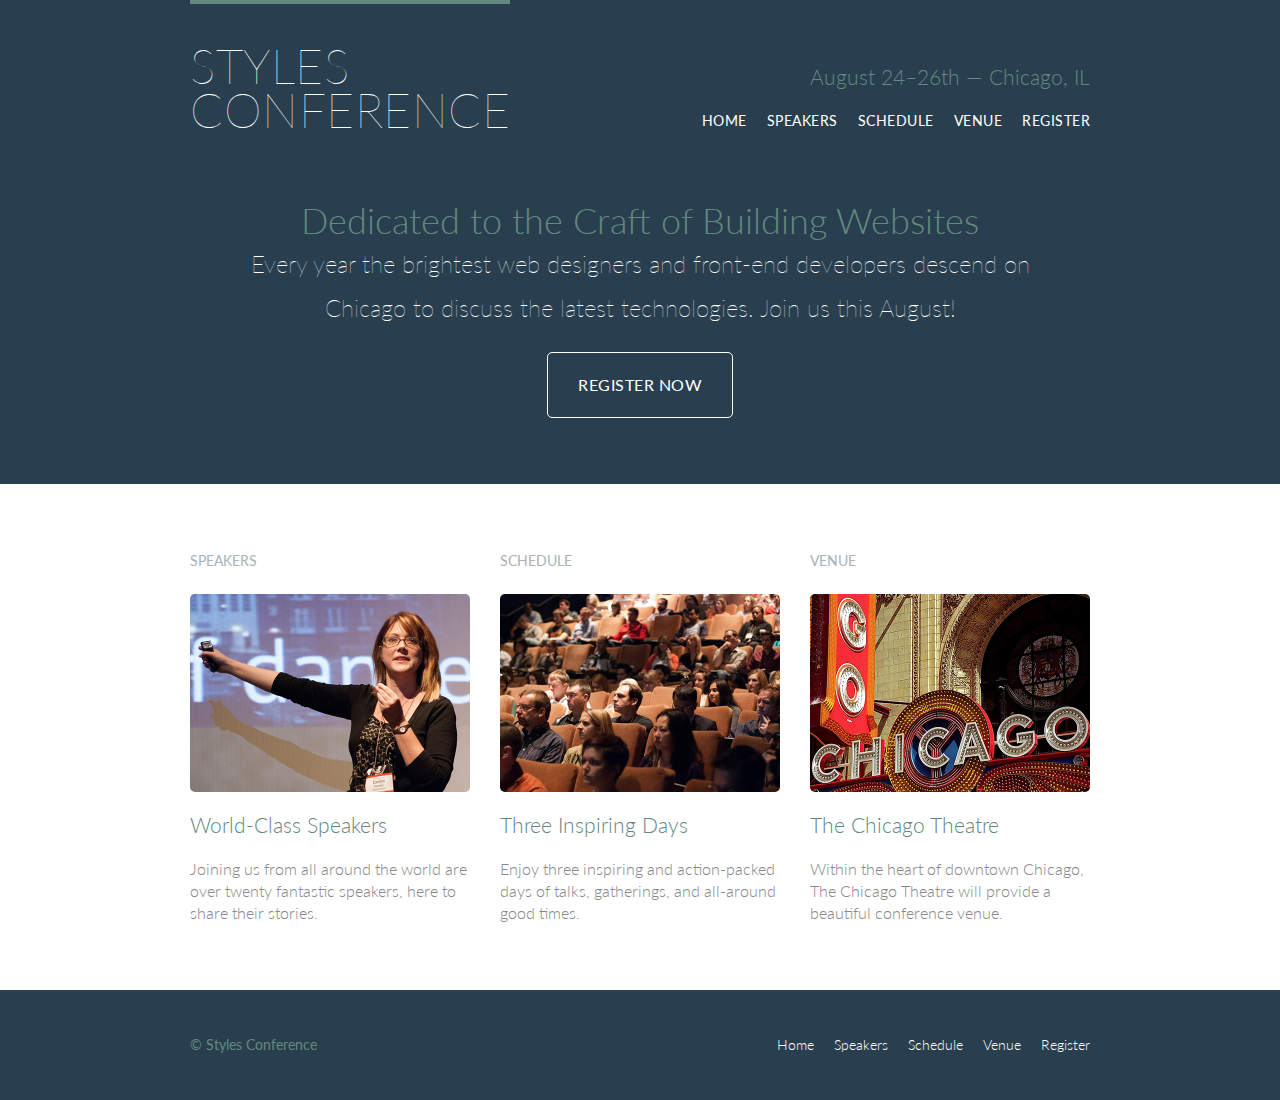
<file: index.html>
<!DOCTYPE html>
<html lang="en">

  <head>
    <meta charset="utf-8">
    <title>Styles Conference</title>
    <link rel="stylesheet" href="assets/stylesheets/main.css">
    <link rel="stylesheet" href="http://fonts.googleapis.com/css?family=Lato:100,300,400">
  </head>

  <body>

    <!-- Header -->

    <header class="primary-header container group">

      <h1 class="logo">
        <a href="index.html">Styles <br> Conference</a>
      </h1>

      <h3 class="tagline">August 24&ndash;26th &mdash; Chicago, IL</h3>

      <nav class="nav primary-nav">
        <ul>
          <li><a href="index.html">Home</a></li><!--
          --><li><a href="speakers.html">Speakers</a></li><!--
          --><li><a href="schedule.html">Schedule</a></li><!--
          --><li><a href="venue.html">Venue</a></li><!--
          --><li><a href="register.html">Register</a></li>
        </ul>
      </nav>

    </header>

    <!-- Hero -->

    <section class="hero container">

      <h2>Dedicated to the Craft of Building Websites</h2>

      <p>Every year the brightest web designers and front-end developers descend on Chicago to discuss the latest technologies. Join us this August!</p>

      <a class="btn btn-alt" href="register.html">Register Now</a>

    </section>

    <!-- Teasers -->

    <section class="row">
      <div class="grid">

        <!-- Speakers -->

        <section class="teaser col-1-3">
          <h5>Speakers</h5>
          <a href="speakers.html">
            <img src="assets/images/home/speakers.jpg" alt="Professional Speaker">
            <h3>World-Class Speakers</h3>
          </a>
          <p>Joining us from all around the world are over twenty fantastic speakers, here to share their stories.</p>
        </section><!--

        Schedule

        --><section class="teaser col-1-3">
          <h5>Schedule</h5>
          <a href="schedule.html">
            <img src="assets/images/home/schedule.jpg" alt="Conference Attendees">
            <h3>Three Inspiring Days</h3>
          </a>
          <p>Enjoy three inspiring and action-packed days of talks, gatherings, and all-around good times.</p>
        </section><!--

        Venue

        --><section class="teaser col-1-3">
          <h5>Venue</h5>
          <a href="venue.html">
            <img src="assets/images/home/venue.jpg" alt="The Chicago Theatre">
            <h3>The Chicago Theatre</h3>
          </a>
          <p>Within the heart of downtown Chicago, The Chicago Theatre will provide a beautiful conference venue.</p>
        </section>

      </div>
    </section>

    <!-- Footer -->

    <footer class="primary-footer container group">

      <small>&copy; Styles Conference</small>

      <nav class="nav">
        <ul>
          <li><a href="index.html">Home</a></li><!--
          --><li><a href="speakers.html">Speakers</a></li><!--
          --><li><a href="schedule.html">Schedule</a></li><!--
          --><li><a href="venue.html">Venue</a></li><!--
          --><li><a href="register.html">Register</a></li>
        </ul>
      </nav>

    </footer>

  </body>
</html>
</file>
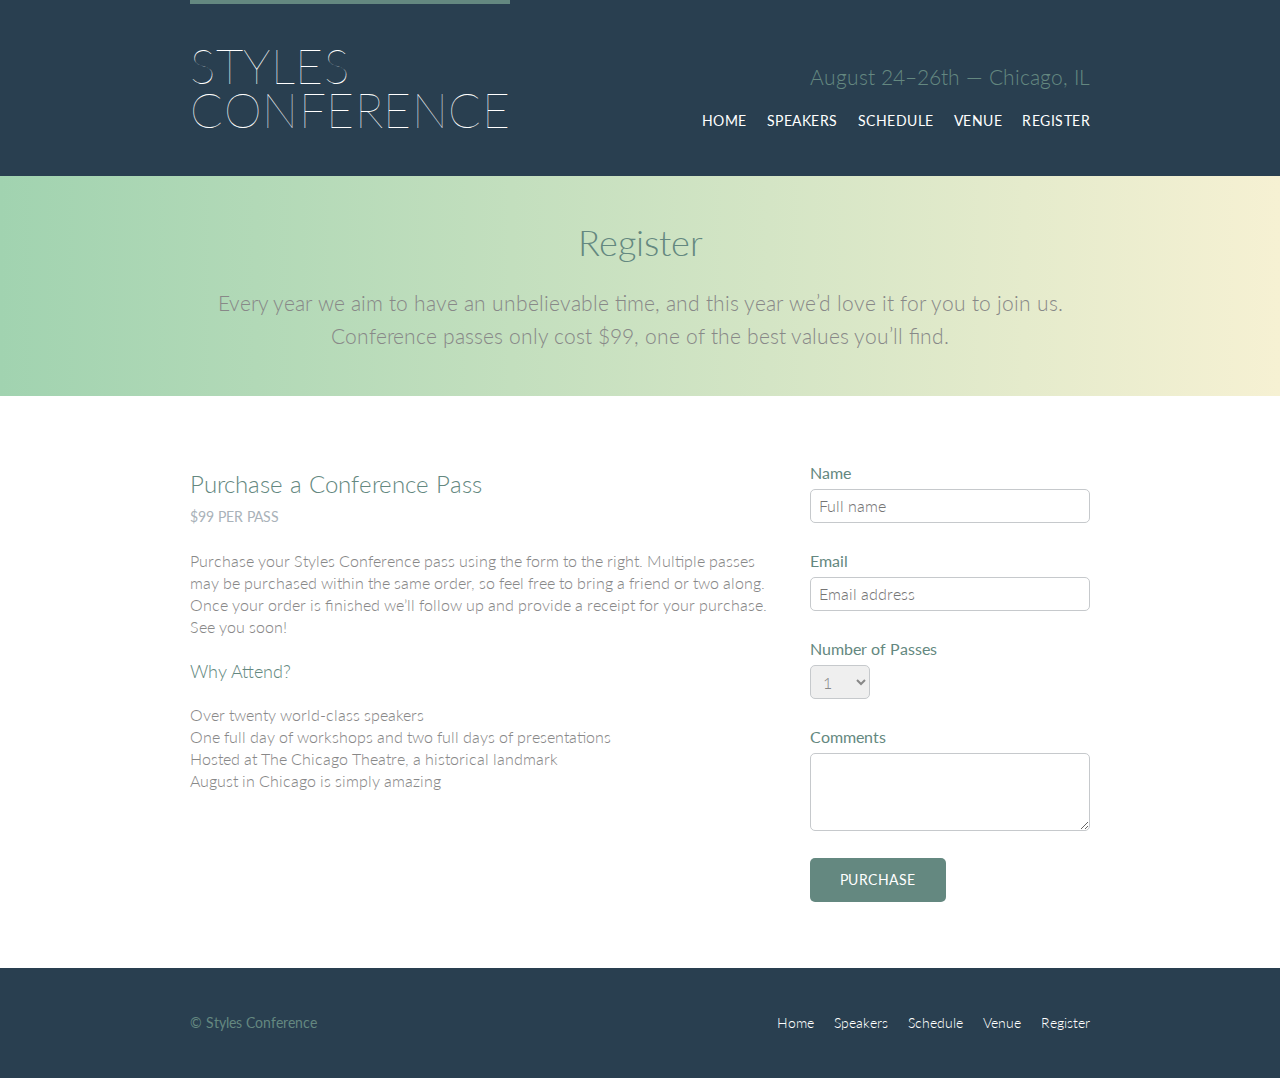
<file: register.html>
<!DOCTYPE html>
<html lang="en">

  <head>
    <meta charset="utf-8">
    <title>Register - Styles Conference</title>
    <link rel="stylesheet" href="assets/stylesheets/main.css">
    <link rel="stylesheet" href="http://fonts.googleapis.com/css?family=Lato:100,300,400">
  </head>

  <body>

    <!-- Header -->

    <header class="primary-header container group">

      <h1 class="logo">
        <a href="index.html">Styles <br> Conference</a>
      </h1>

      <h3 class="tagline">August 24&ndash;26th &mdash; Chicago, IL</h3>

      <nav class="nav primary-nav">
        <ul>
          <li><a href="index.html">Home</a></li><!--
          --><li><a href="speakers.html">Speakers</a></li><!--
          --><li><a href="schedule.html">Schedule</a></li><!--
          --><li><a href="venue.html">Venue</a></li><!--
          --><li><a href="register.html">Register</a></li>
        </ul>
      </nav>

    </header>

    <!-- Lead -->

    <section class="row-alt">
      <div class="lead container">

        <h1>Register</h1>

        <p>Every year we aim to have an unbelievable time, and this year we&#8217;d love it for you to join us. Conference passes only cost $99, one of the best values you&#8217;ll find.</p>

      </div>
    </section>

    <section class="row">
      <div class="grid">
        <section class="col-2-3">
          <h2>Purchase a Conference Pass</h2>
  <h5>$99 per Pass</h5>

  <p>Purchase your Styles Conference pass using the form to the right. Multiple passes may be purchased within the same order, so feel free to bring a friend or two along. Once your order is finished we&#8217;ll follow up and provide a receipt for your purchase. See you soon!</p>

  <h4>Why Attend?</h4>

  <ul>
  <li>Over twenty world-class speakers</li>
    <li>One full day of workshops and two full days of presentations</li>
    <li>Hosted at The Chicago Theatre, a historical landmark</li>
    <li>August in Chicago is simply amazing</li>
  </ul>
        </section><!--
    
        --><form class="col-1-3" action="#" method="post">
          <fieldset class="register-group">

            <label>
              Name
              <input type="text" name="name" placeholder="Full name" required>
            </label>
        
            <label>
              Email
              <input type="email" name="email" placeholder="Email address" required>
            </label>
        
            <label>
              Number of Passes
              <select name="quantity" required>
                <option value="1" selected>1</option>
                <option value="2">2</option>
                <option value="3">3</option>
                <option value="4">4</option>
                <option value="5">5</option>
              </select>
            </label>
        
            <label>
              Comments
              <textarea name="comments"></textarea>
            </label>
        
          </fieldset>
        
          <input class="btn btn-default" type="submit" name="submit" value="Purchase">
        
        </form>
      </div>
    </section>

    <!-- Footer -->

    <footer class="primary-footer container group">

      <small>&copy; Styles Conference</small>

      <nav class="nav">
        <ul>
          <li><a href="index.html">Home</a></li><!--
          --><li><a href="speakers.html">Speakers</a></li><!--
          --><li><a href="schedule.html">Schedule</a></li><!--
          --><li><a href="venue.html">Venue</a></li><!--
          --><li><a href="register.html">Register</a></li>
        </ul>
      </nav>

    </footer>

  </body>
</html>
</file>
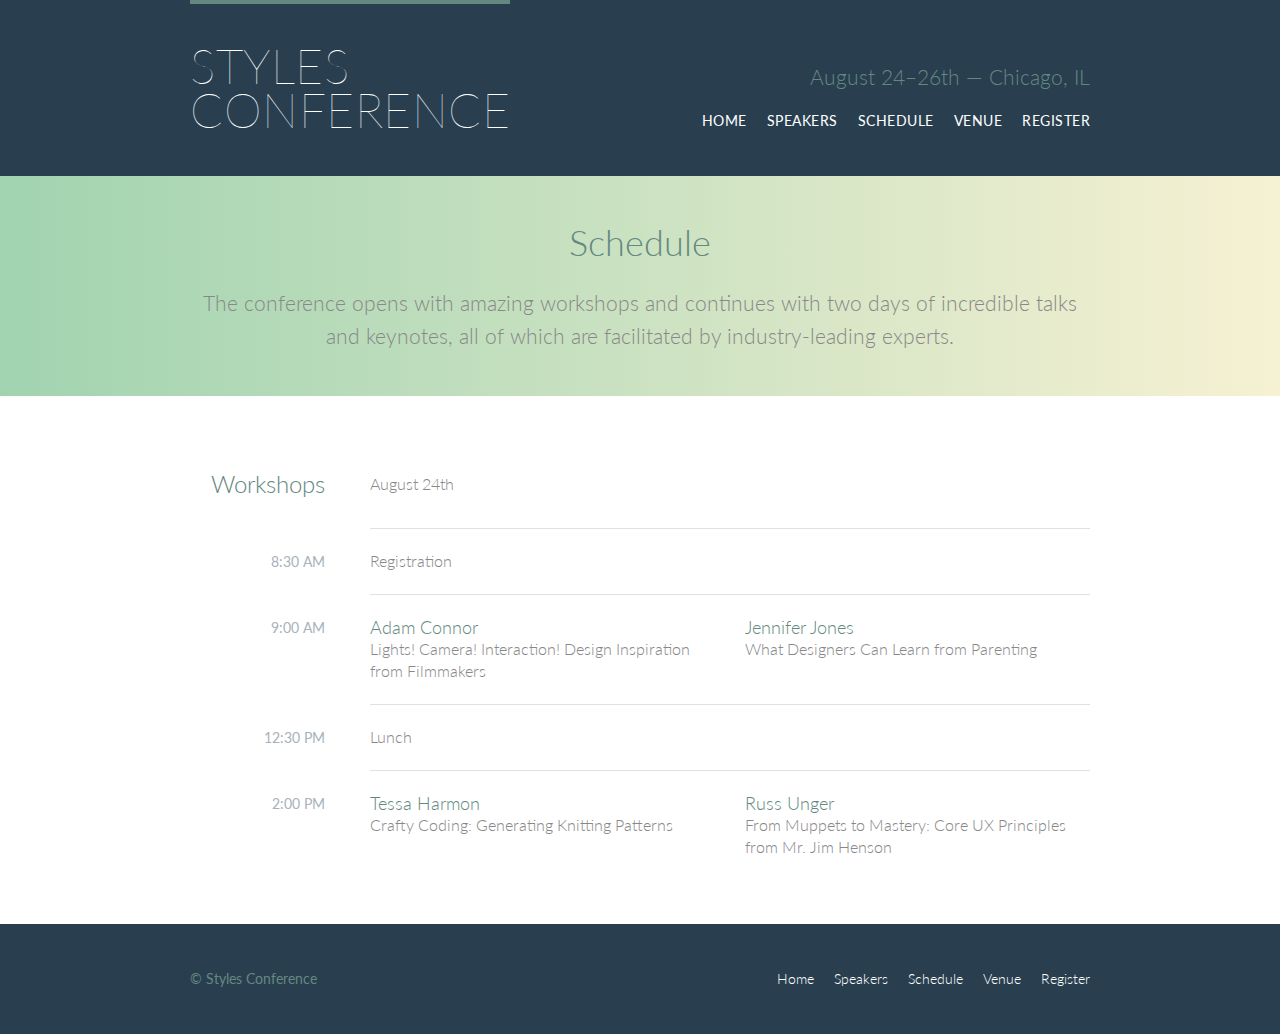
<file: schedule.html>
<!DOCTYPE html>
<html lang="en">

  <head>
    <meta charset="utf-8">
    <title>Schedule - Styles Conference</title>
    <link rel="stylesheet" href="assets/stylesheets/main.css">
    <link rel="stylesheet" href="http://fonts.googleapis.com/css?family=Lato:100,300,400">
  </head>

  <body>

    <!-- Header -->

    <header class="primary-header container group">

      <h1 class="logo">
        <a href="index.html">Styles <br> Conference</a>
      </h1>

      <h3 class="tagline">August 24&ndash;26th &mdash; Chicago, IL</h3>

      <nav class="nav primary-nav">
        <ul>
          <li><a href="index.html">Home</a></li><!--
          --><li><a href="speakers.html">Speakers</a></li><!--
          --><li><a href="schedule.html">Schedule</a></li><!--
          --><li><a href="venue.html">Venue</a></li><!--
          --><li><a href="register.html">Register</a></li>
        </ul>
      </nav>

    </header>

    <!-- Lead -->

    <section class="row-alt">
      <div class="lead container">

        <h1>Schedule</h1>

        <p>The conference opens with amazing workshops and continues with two days of incredible talks and keynotes, all of which are facilitated by industry-leading experts.</p>

      </div>
    </section>

    <section class="row">
      <div class="container">
        <table>
          <thead>
            <tr>
              <th scope="row">
                Workshops
              </th>
              <td colspan="2">
                August 24th
              </td>
            </tr>
          </thead>
          <tbody>
            <tr>
              <th scope="row">
                <time datetime="08:30:00">8:30 AM</time>
              </th>
              <td colspan="2">
                Registration
              </td>
            </tr>
            <tr>
              <th scope="row">
                <time datetime="09:00:00">9:00 AM</time>
              </th>
              <td>
                <a href="speakers.html#adam-connor">
                  <h4>Adam Connor</h4>
                  Lights! Camera! Interaction! Design Inspiration from Filmmakers
                </a>
              </td>
              <td>
                <a href="speakers.html#jennifer-jones">
                  <h4>Jennifer Jones</h4>
                  What Designers Can Learn from Parenting
                </a>
              </td>
            </tr>
          <tr>
            <th scope="row">
              <time datetime="12:30:00">12:30 PM</time>
            </th>
            <td colspan="2">
              Lunch
            </td>
          </tr>
          <tr>
            <th scope="row">
              <time datetime="14:00">2:00 PM</time>
            </th>
            <td>
              <a href="speakers.html#tessa-harmon">
                <h4>Tessa Harmon</h4>
                Crafty Coding: Generating Knitting Patterns
              </a>
            </td>
            <td>
              <a href="speakers.html#russ-unger">
                <h4>Russ Unger</h4>
                From Muppets to Mastery: Core UX Principles from Mr. Jim Henson
              </a>
            </td>
          </tr>
          </tbody>
        </table>
      </div>
    </section>

    <!-- Footer -->

    <footer class="primary-footer container group">

      <small>&copy; Styles Conference</small>

      <nav class="nav">
        <ul>
          <li><a href="index.html">Home</a></li><!--
          --><li><a href="speakers.html">Speakers</a></li><!--
          --><li><a href="schedule.html">Schedule</a></li><!--
          --><li><a href="venue.html">Venue</a></li><!--
          --><li><a href="register.html">Register</a></li>
        </ul>
      </nav>

    </footer>

  </body>
</html>
</file>
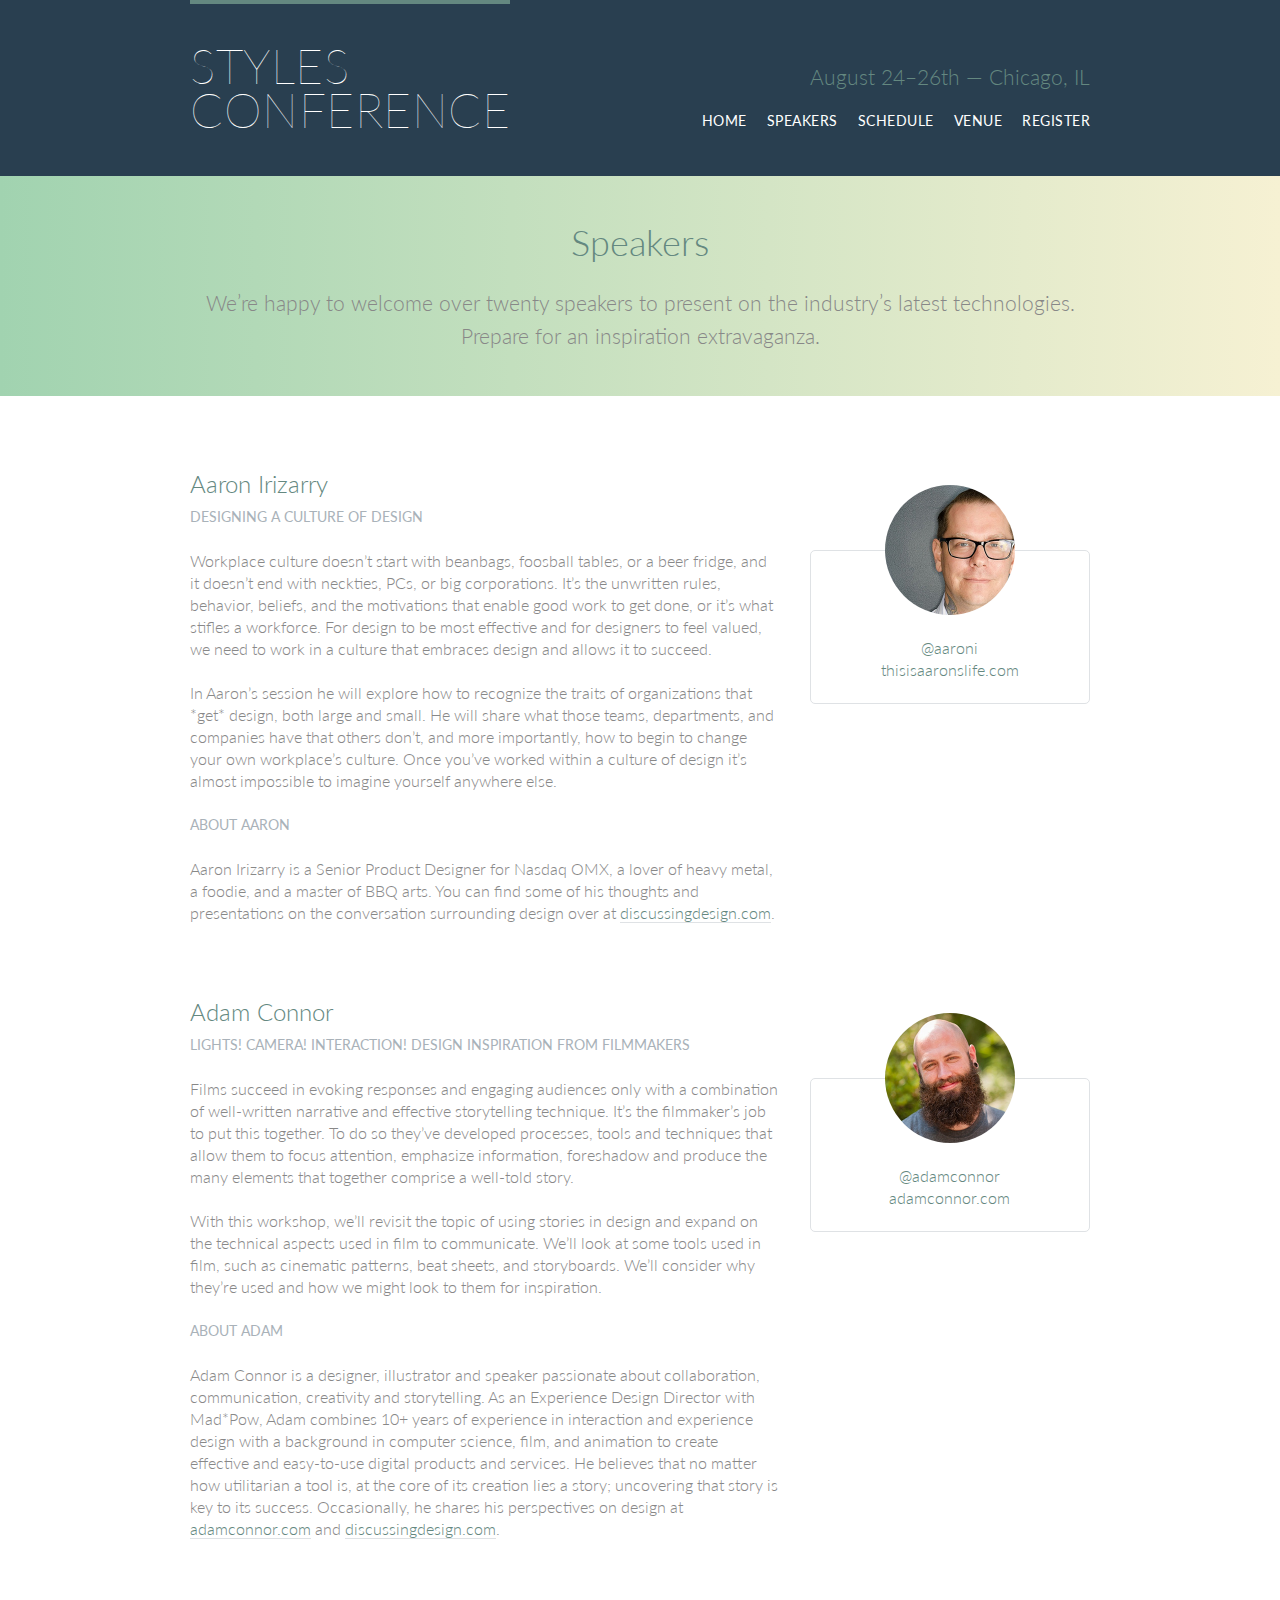
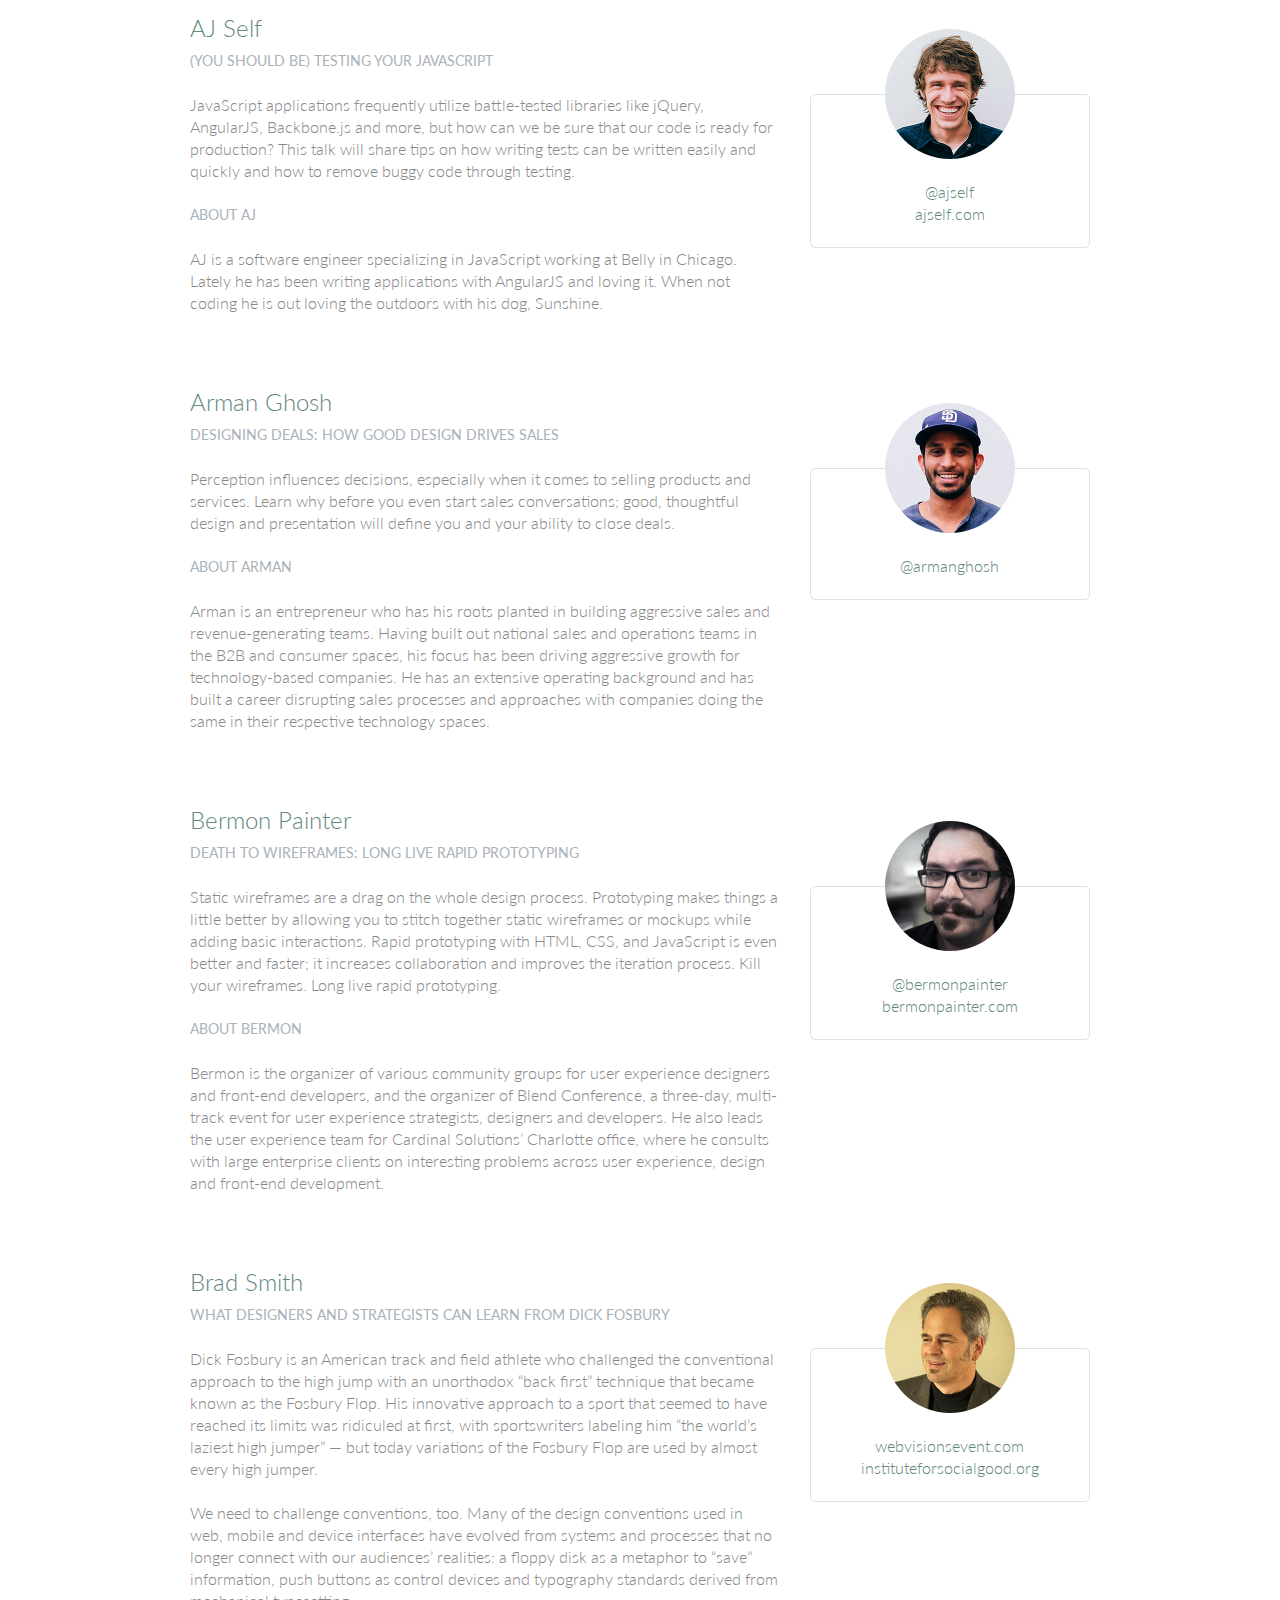
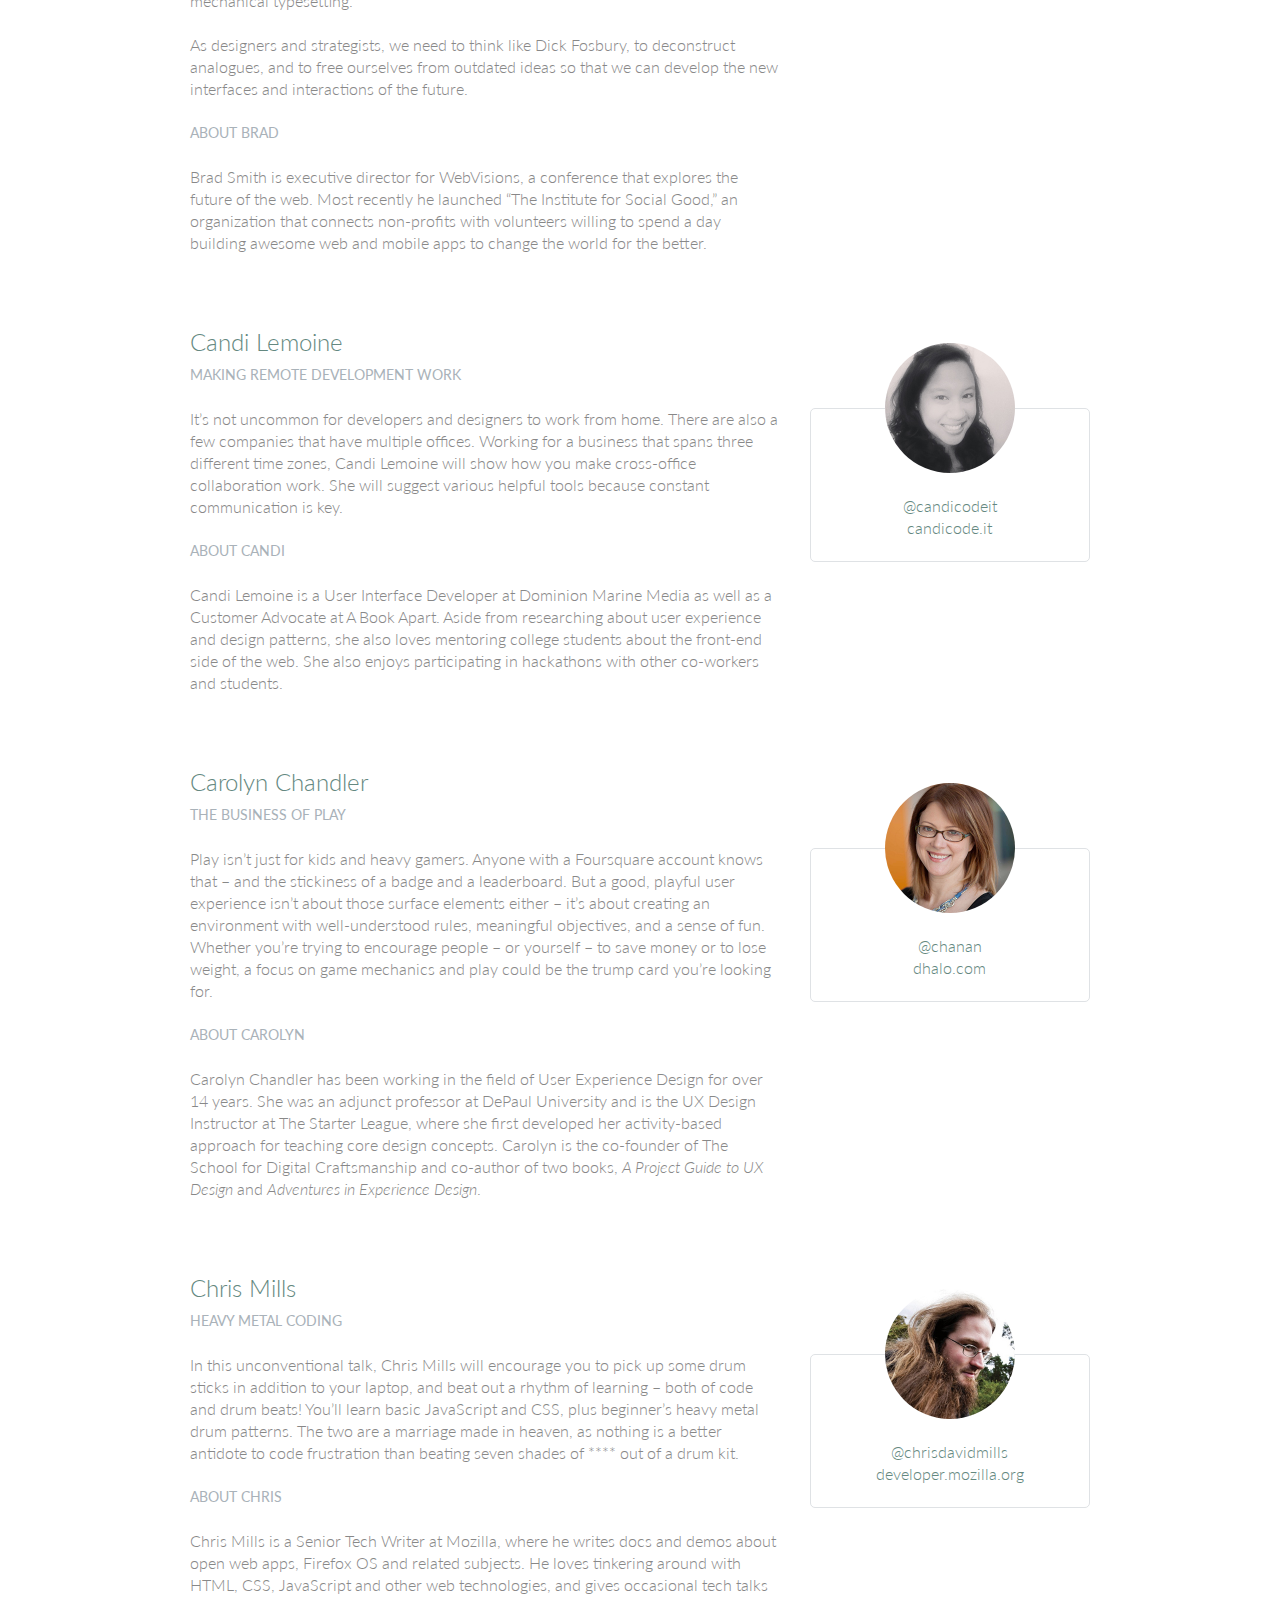
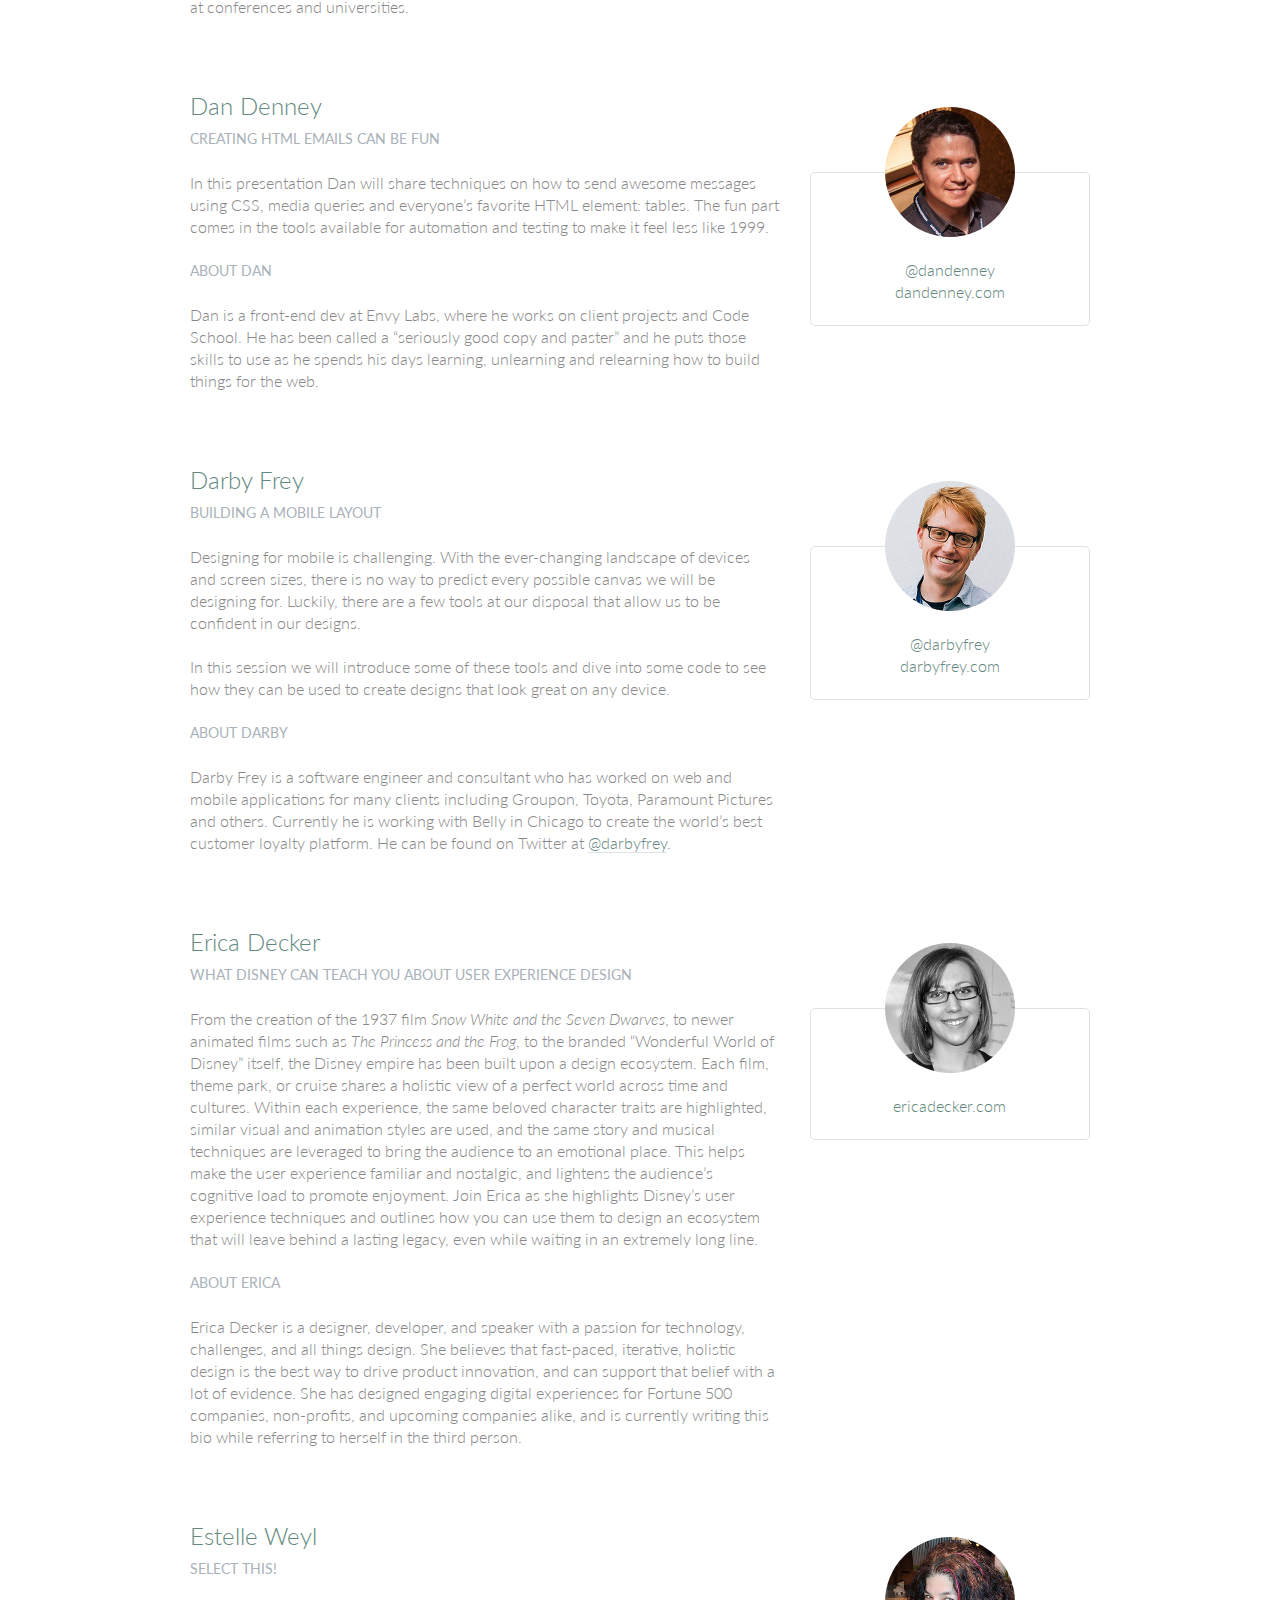
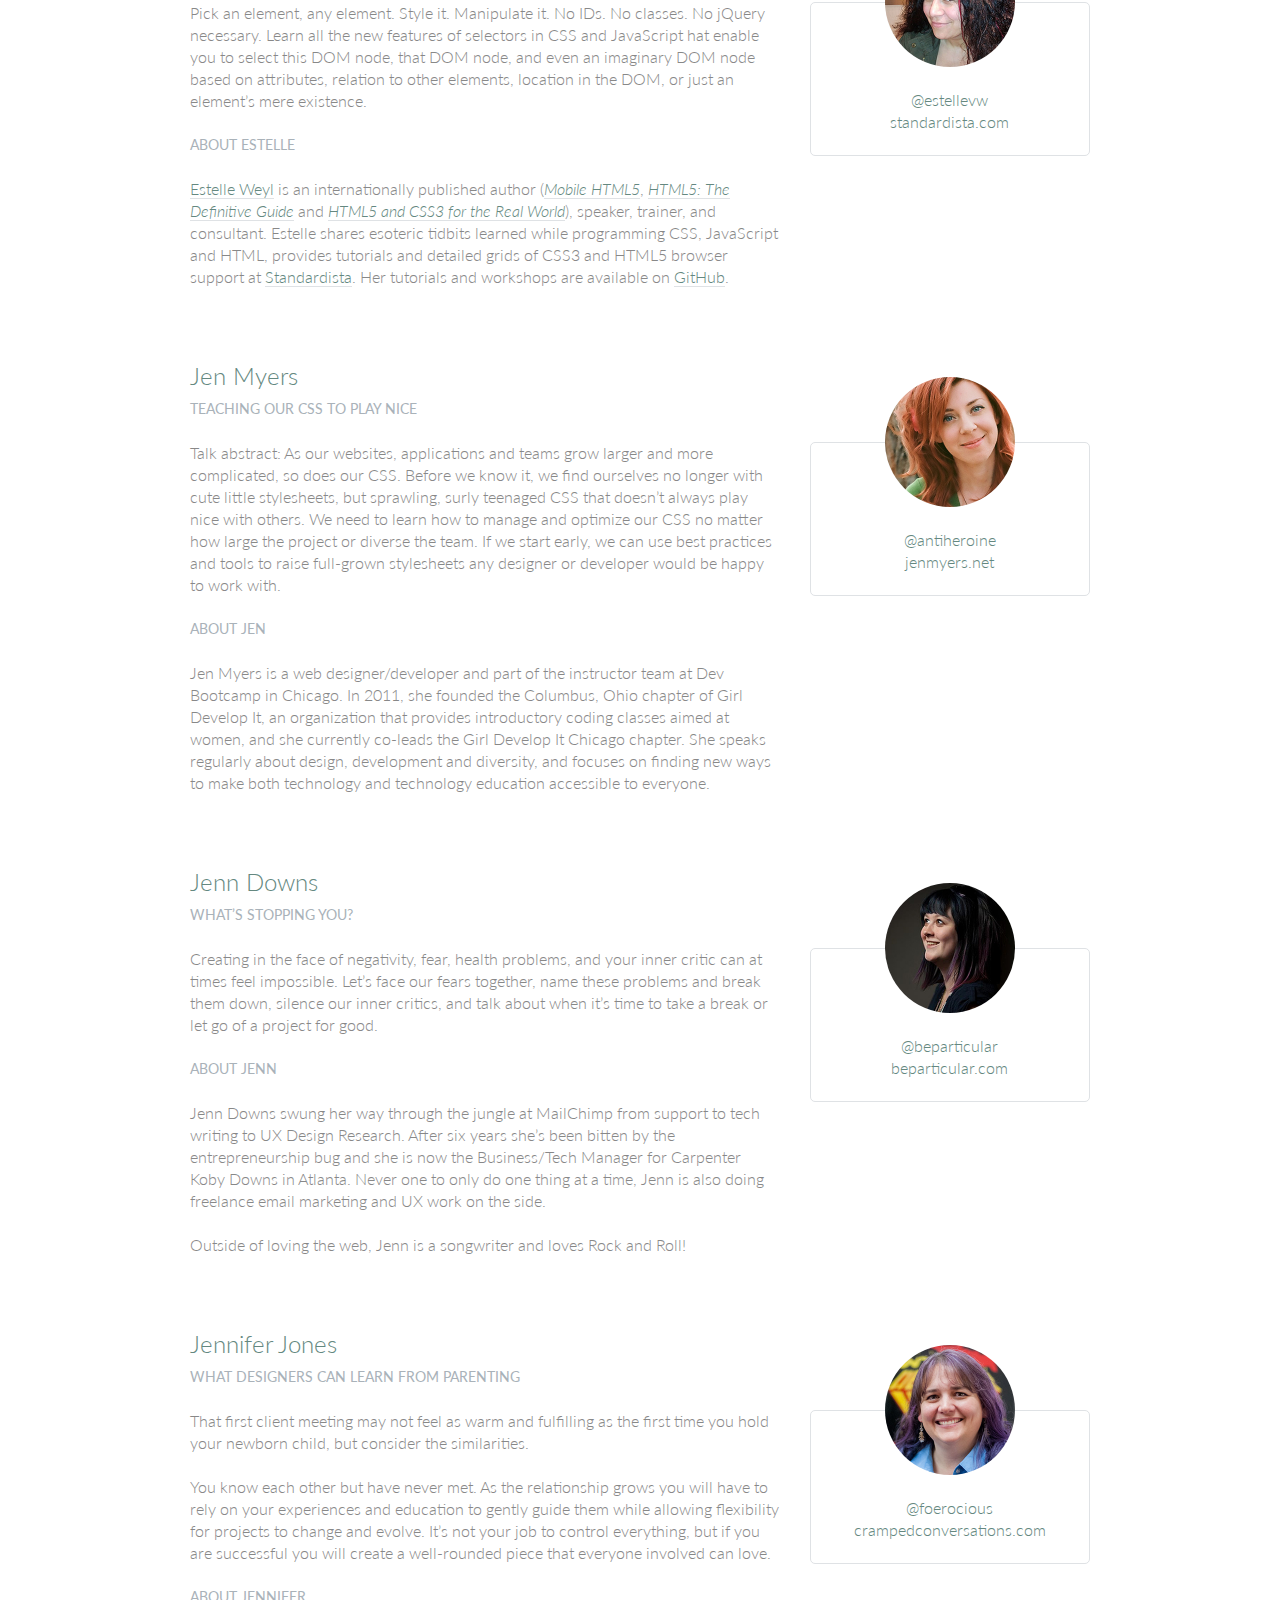
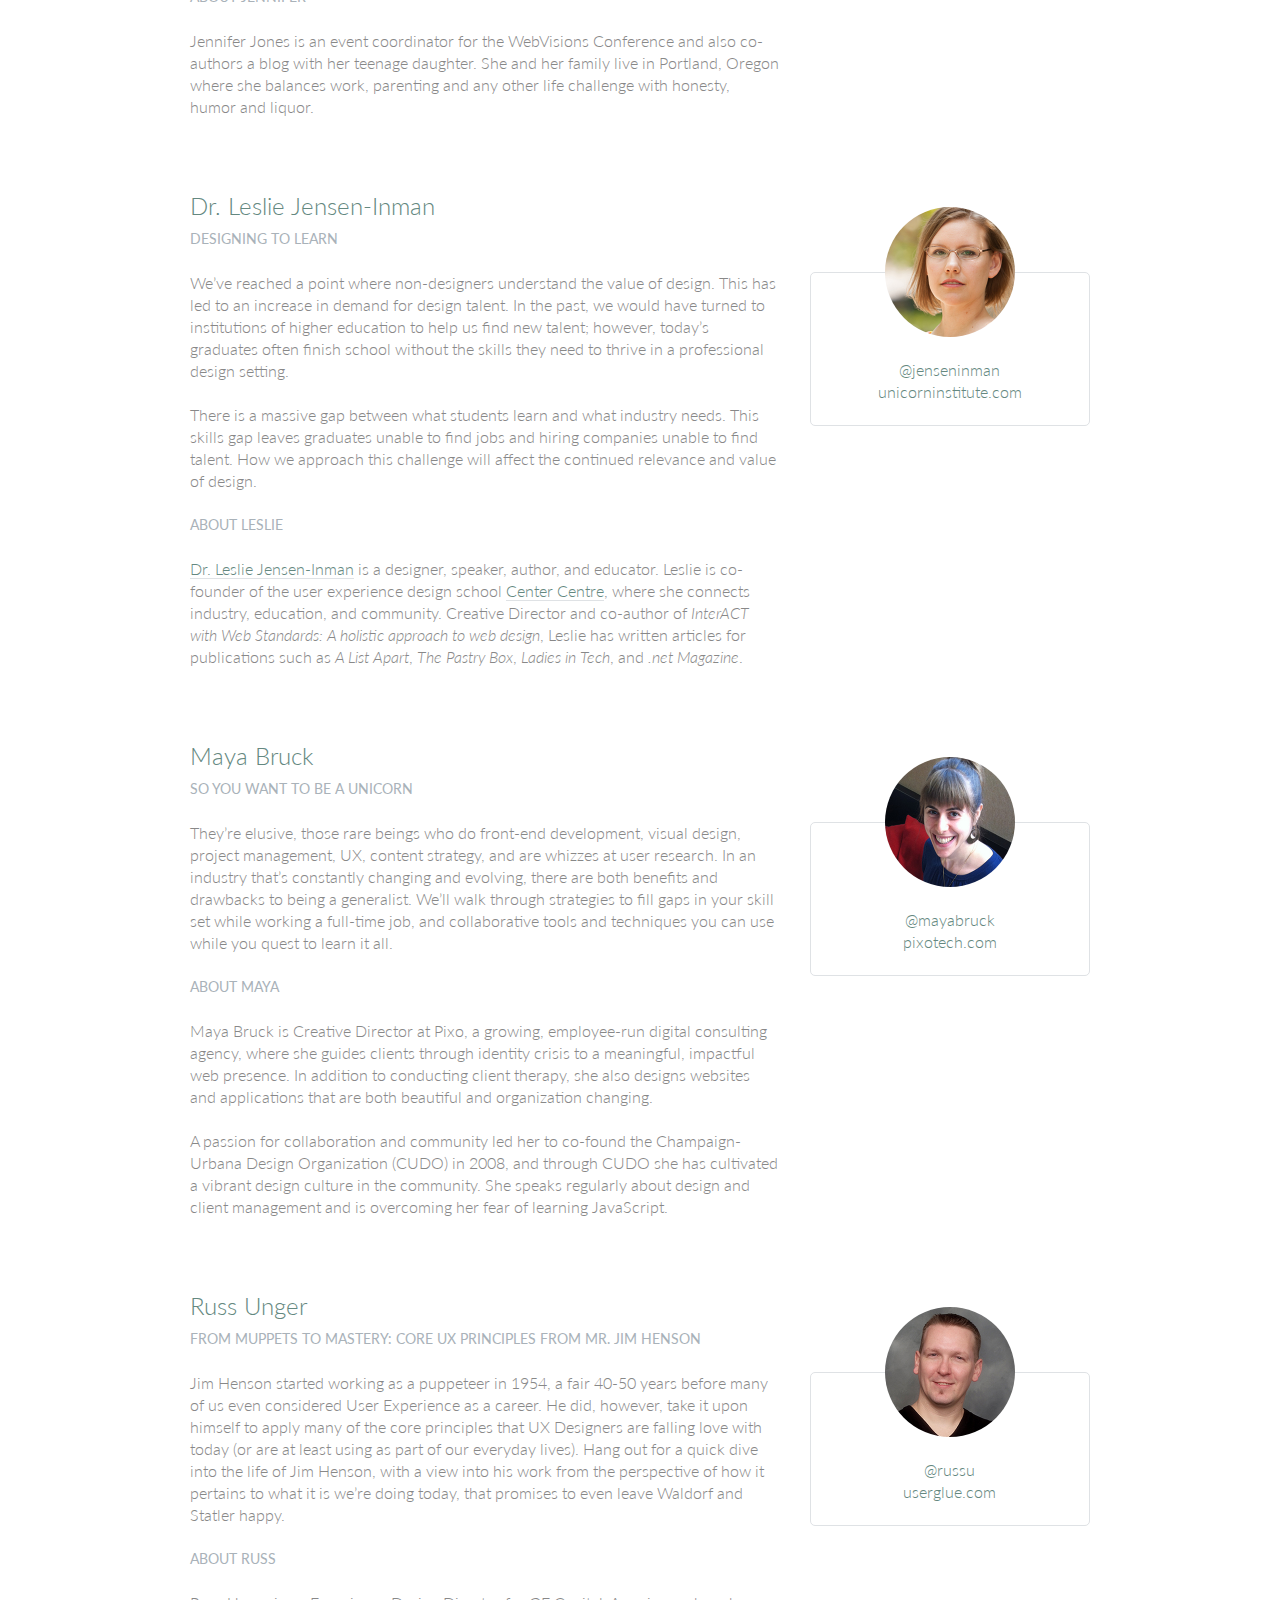
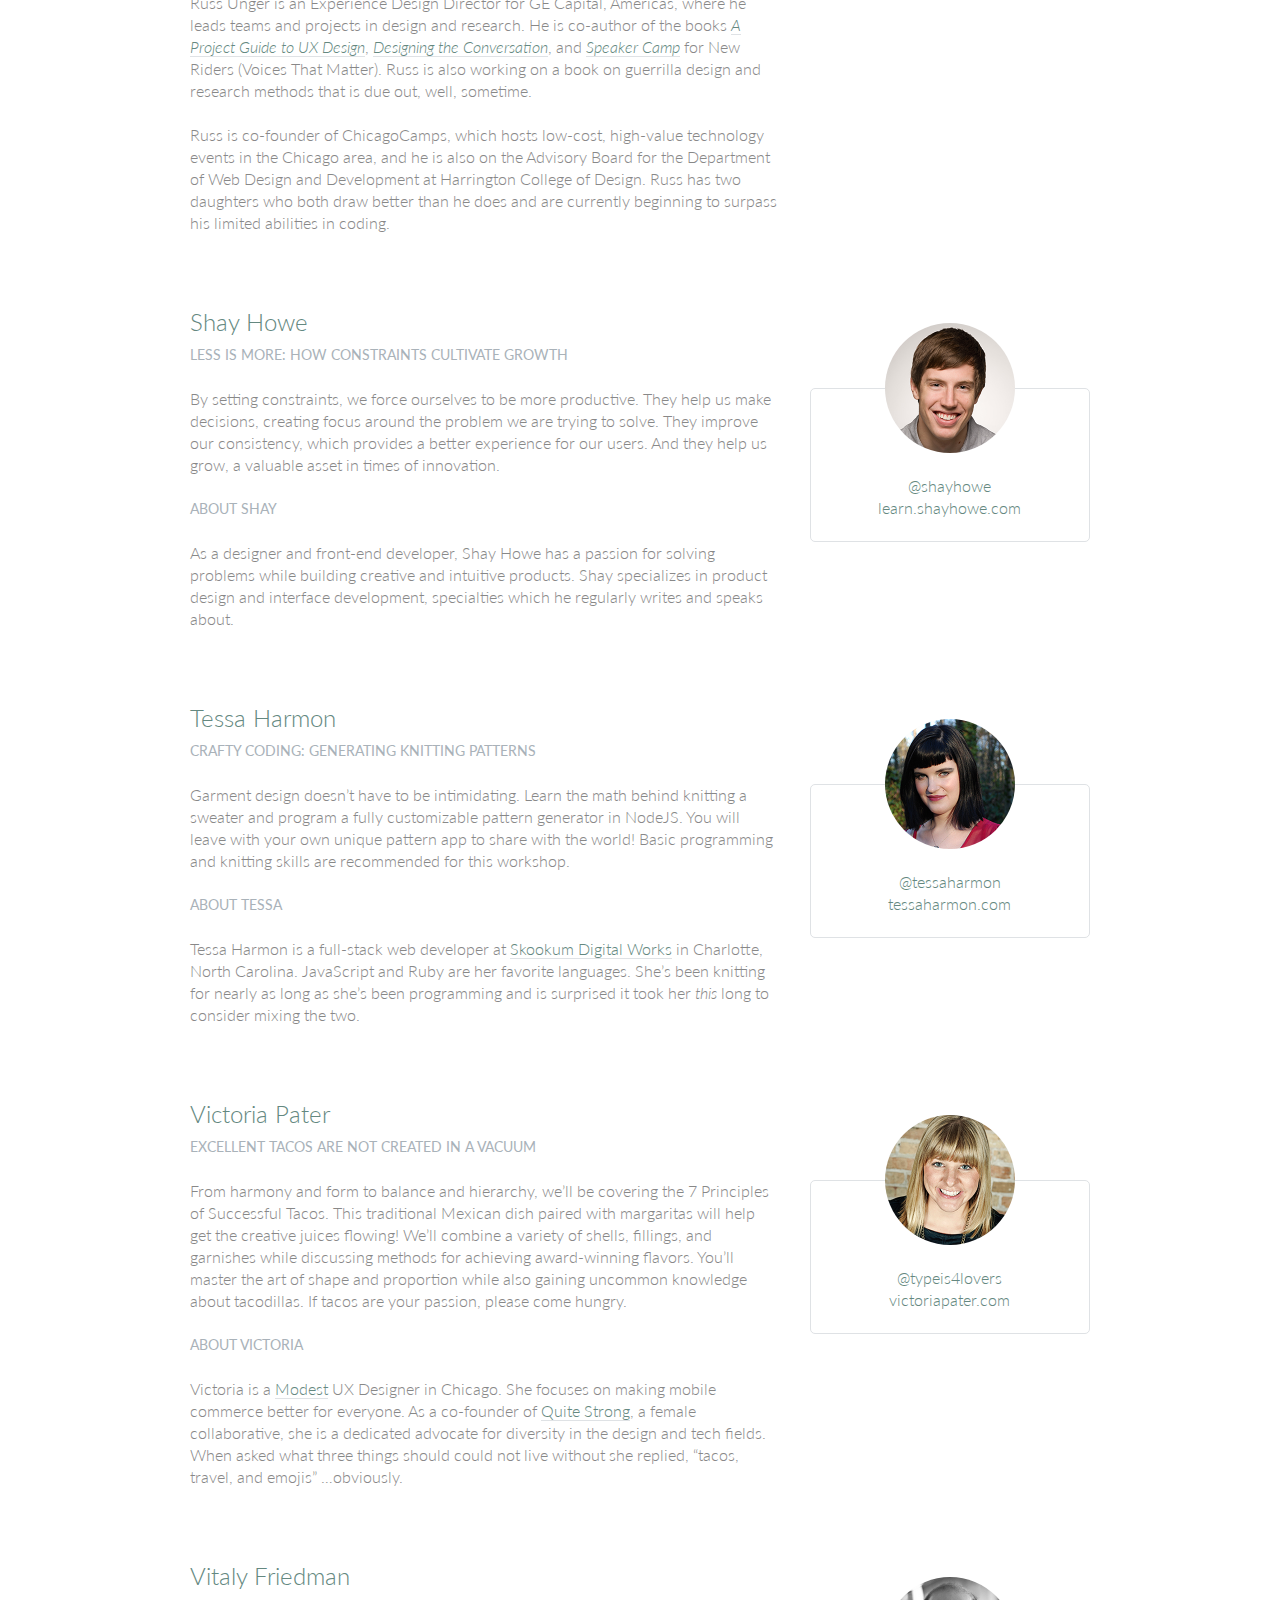
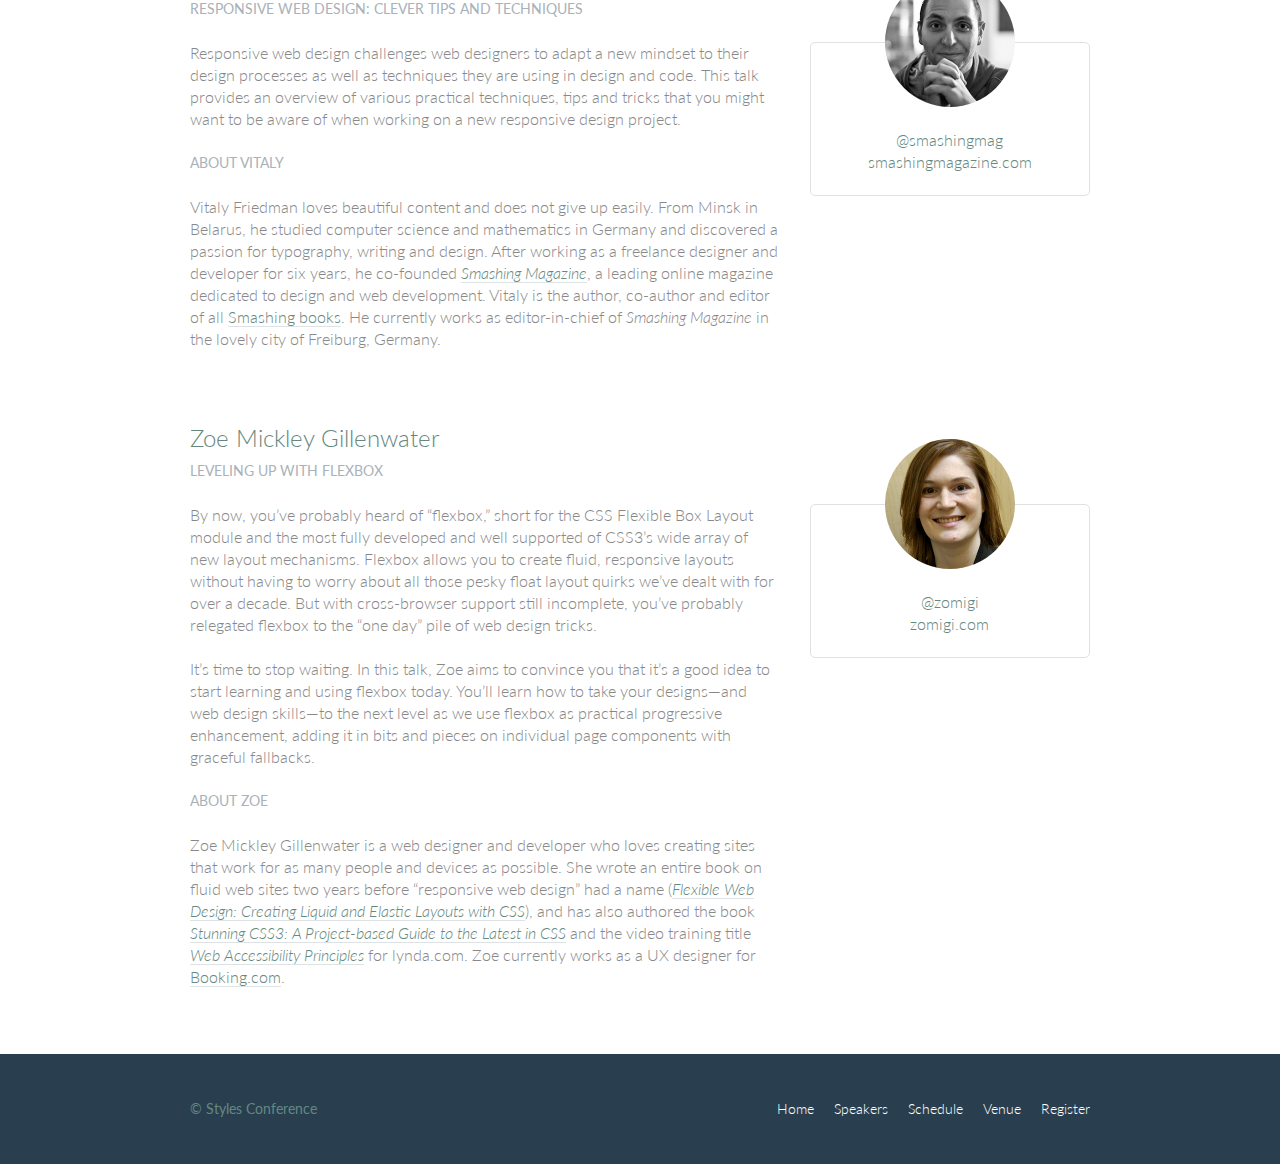
<file: speakers.html>
<!DOCTYPE html>
<html lang="en">

  <head>
    <meta charset="utf-8">
    <title>Speakers - Styles Conference</title>
    <link rel="stylesheet" href="assets/stylesheets/main.css">
    <link rel="stylesheet" href="http://fonts.googleapis.com/css?family=Lato:100,300,400">
  </head>

  <body>

    <!-- Header -->

    <header class="primary-header container group">

      <h1 class="logo">
        <a href="index.html">Styles <br> Conference</a>
      </h1>

      <h3 class="tagline">August 24&ndash;26th &mdash; Chicago, IL</h3>

      <nav class="nav primary-nav">
        <ul>
          <li><a href="index.html">Home</a></li><!--
          --><li><a href="speakers.html">Speakers</a></li><!--
          --><li><a href="schedule.html">Schedule</a></li><!--
          --><li><a href="venue.html">Venue</a></li><!--
          --><li><a href="register.html">Register</a></li>
        </ul>
      </nav>

    </header>

    <!-- Lead -->

    <section class="row-alt">
      <div class="lead container">

        <h1>Speakers</h1>

        <p>We&#8217;re happy to welcome over twenty speakers to present on the industry&#8217;s latest technologies. Prepare for an inspiration extravaganza.</p>

      </div>
    </section>

    <!-- Main content -->

    <section class="row">
      <div class="grid">

        <!-- Aaron Irizarry -->

        <section class="speaker" id="aaron-irizarry">

          <div class="col-2-3">

            <h2>Aaron Irizarry</h2>
            <h5>Designing a Culture of Design</h5>

            <p>Workplace culture doesn&#8217;t start with beanbags, foosball tables, or a beer fridge, and it doesn&#8217;t end with neckties, PCs, or big corporations. It&#8217;s the unwritten rules, behavior, beliefs, and the motivations that enable good work to get done, or it&#8217;s what stifles a workforce. For design to be most effective and for designers to feel valued, we need to work in a culture that embraces design and allows it to succeed.</p>

            <p>In Aaron&#8217;s session he will explore how to recognize the traits of organizations that *get* design, both large and small. He will share what those teams, departments, and companies have that others don&#8217;t, and more importantly, how to begin to change your own workplace&#8217;s culture. Once you&#8217;ve worked within a culture of design it&#8217;s almost impossible to imagine yourself anywhere else.</p>

            <h5>About Aaron</h5>

            <p>Aaron Irizarry is a Senior Product Designer for Nasdaq OMX, a lover of heavy metal, a foodie, and a master of BBQ arts. You can find some of his thoughts and presentations on the conversation surrounding design over at <a href="http://www.discussingdesign.com/">discussingdesign.com</a>.</p>

          </div><!--

          --><aside class="col-1-3">
            <div class="speaker-info">

              <img src="assets/images/speakers/aaron-irizarry.jpg" alt="Aaron Irizarry">

              <ul>
                <li><a href="https://twitter.com/aaroni">@aaroni</a></li>
                <li><a href="http://www.thisisaaronslife.com/">thisisaaronslife.com</a></li>
              </ul>

            </div>
          </aside>

        </section>

        <!-- Adam Connor -->

        <section class="speaker" id="adam-connor">

          <div class="col-2-3">

            <h2>Adam Connor</h2>
            <h5>Lights! Camera! Interaction! Design Inspiration from Filmmakers</h5>

            <p>Films succeed in evoking responses and engaging audiences only with a combination of well-written narrative and effective storytelling technique. It&#8217;s the filmmaker&#8217;s job to put this together. To do so they&#8217;ve developed processes, tools and techniques that allow them to focus attention, emphasize information, foreshadow and produce the many elements that together comprise a well-told story.</p>

            <p>With this workshop, we&#8217;ll revisit the topic of using stories in design and expand on the technical aspects used in film to communicate. We&#8217;ll look at some tools used in film, such as cinematic patterns, beat sheets, and storyboards. We&#8217;ll consider why they&#8217;re used and how we might look to them for inspiration.</p>

            <h5>About Adam</h5>

            <p>Adam Connor is a designer, illustrator and speaker passionate about collaboration, communication, creativity and storytelling. As an Experience Design Director with Mad*Pow, Adam combines 10+ years of experience in interaction and experience design with a background in computer science, film, and animation to create effective and easy-to-use digital products and services. He believes that no matter how utilitarian a tool is, at the core of its creation lies a story; uncovering that story is key to its success. Occasionally, he shares his perspectives on design at <a href="http://adamconnor.com/">adamconnor.com</a> and <a href="http://www.discussingdesign.com/">discussingdesign.com</a>.</p>

          </div><!--

          --><aside class="col-1-3">
            <div class="speaker-info">

              <img src="assets/images/speakers/adam-connor.jpg" alt="Adam Connor">

              <ul>
                <li><a href="https://twitter.com/adamconnor">@adamconnor</a></li>
                <li><a href="http://adamconnor.com/">adamconnor.com</a></li>
              </ul>

            </div>
          </aside>

        </section>

        <!-- AJ Self -->

        <section class="speaker" id="aj-self">

          <div class="col-2-3">

            <h2>AJ Self</h2>
            <h5>(You Should Be) Testing Your JavaScript</h5>

            <p>JavaScript applications frequently utilize battle-tested libraries like jQuery, AngularJS, Backbone.js and more, but how can we be sure that our code is ready for production? This talk will share tips on how writing tests can be written easily and quickly and how to remove buggy code through testing.</p>

            <h5>About AJ</h5>

            <p>AJ is a software engineer specializing in JavaScript working at Belly in Chicago. Lately he has been writing applications with AngularJS and loving it. When not coding he is out loving the outdoors with his dog, Sunshine.</p>

          </div><!--

          --><aside class="col-1-3">
            <div class="speaker-info">

              <img src="assets/images/speakers/aj-self.jpg" alt="AJ Self">

              <ul>
                <li><a href="https://twitter.com/ajself">@ajself</a></li>
                <li><a href="http://www.ajself.com/">ajself.com</a></li>
              </ul>

            </div>
          </aside>

        </section>

        <!-- Arman Ghosh -->

        <section class="speaker" id="arman-ghosh">

          <div class="col-2-3">

            <h2>Arman Ghosh</h2>
            <h5>Designing Deals: How Good Design Drives Sales</h5>

            <p>Perception influences decisions, especially when it comes to selling products and services. Learn why before you even start sales conversations; good, thoughtful design and presentation will define you and your ability to close deals.</p>

            <h5>About Arman</h5>

            <p>Arman is an entrepreneur who has his roots planted in building aggressive sales and revenue-generating teams. Having built out national sales and operations teams in the B2B and consumer spaces, his focus has been driving aggressive growth for technology-based companies. He has an extensive operating background and has built a career disrupting sales processes and approaches with companies doing the same in their respective technology spaces.</p>

          </div><!--

          --><aside class="col-1-3">
            <div class="speaker-info">

              <img src="assets/images/speakers/arman-ghosh.jpg" alt="Arman Ghosh">

              <ul>
                <li><a href="https://twitter.com/armanghosh">@armanghosh</a></li>
              </ul>

            </div>
          </aside>

        </section>

        <!-- Bermon Painter -->

        <section class="speaker" id="bermon-painter">

          <div class="col-2-3">

            <h2>Bermon Painter</h2>
            <h5>Death to Wireframes: Long Live Rapid Prototyping</h5>

            <p>Static wireframes are a drag on the whole design process. Prototyping makes things a little better by allowing you to stitch together static wireframes or mockups while adding basic interactions. Rapid prototyping with HTML, CSS, and JavaScript is even better and faster; it increases collaboration and improves the iteration process. Kill your wireframes. Long live rapid prototyping.</p>

            <h5>About Bermon</h5>

            <p>Bermon is the organizer of various community groups for user experience designers and front-end developers, and the organizer of Blend Conference, a three-day, multi-track event for user experience strategists, designers and developers. He also leads the user experience team for Cardinal Solutions&#8217; Charlotte office, where he consults with large enterprise clients on interesting problems across user experience, design and front-end development.</p>

          </div><!--

          --><aside class="col-1-3">
            <div class="speaker-info">

              <img src="assets/images/speakers/bermon-painter.jpg" alt="Bermon Painter">

              <ul>
                <li><a href="https://twitter.com/bermonpainter">@bermonpainter</a></li>
                <li><a href="http://bermonpainter.com/">bermonpainter.com</a></li>
              </ul>

            </div>
          </aside>

        </section>

        <!-- Brad Smith -->

        <section class="speaker" id="brad-smith">

          <div class="col-2-3">

            <h2>Brad Smith</h2>
            <h5>What Designers and Strategists Can Learn from Dick Fosbury</h5>

            <p>Dick Fosbury is an American track and field athlete who challenged the conventional approach to the high jump with an unorthodox &#8220;back first&#8221; technique that became known as the Fosbury Flop. His innovative approach to a sport that seemed to have reached its limits was ridiculed at first, with sportswriters labeling him &#8220;the world&#8217;s laziest high jumper&#8221; &#8212; but today variations of the Fosbury Flop are used by almost every high jumper.</p>

            <p>We need to challenge conventions, too. Many of the design conventions used in web, mobile and device interfaces have evolved from systems and processes that no longer connect with our audiences&#8217; realities: a floppy disk as a metaphor to &#8220;save&#8221; information, push buttons as control devices and typography standards derived from mechanical typesetting.</p>

            <p>As designers and strategists, we need to think like Dick Fosbury, to deconstruct analogues, and to free ourselves from outdated ideas so that we can develop the new interfaces and interactions of the future.</p>

            <h5>About Brad</h5>

            <p>Brad Smith is executive director for WebVisions, a conference that explores the future of the web. Most recently he launched &#8220;The Institute for Social Good,&#8221; an organization that connects non-profits with volunteers willing to spend a day building awesome web and mobile apps to change the world for the better.</p>

          </div><!--

          --><aside class="col-1-3">
            <div class="speaker-info">

              <img src="assets/images/speakers/brad-smith.jpg" alt="Brad Smith">

              <ul>
                <li><a href="http://www.webvisionsevent.com/">webvisionsevent.com</a></li>
                <li><a href="http://www.instituteforsocialgood.org/">instituteforsocialgood.org</a></li>
              </ul>

            </div>
          </aside>

        </section>

        <!-- Candi Lemoine -->

        <section class="speaker" id="candi-lemoine">

          <div class="col-2-3">

            <h2>Candi Lemoine</h2>
            <h5>Making Remote Development Work</h5>

            <p>It&#8217;s not uncommon for developers and designers to work from home. There are also a few companies that have multiple offices. Working for a business that spans three different time zones, Candi Lemoine will show how you make cross-office collaboration work. She will suggest various helpful tools because constant communication is key.</p>

            <h5>About Candi</h5>

            <p>Candi Lemoine is a User Interface Developer at Dominion Marine Media as well as a Customer Advocate at A Book Apart. Aside from researching about user experience and design patterns, she also loves mentoring college students about the front-end side of the web. She also enjoys participating in hackathons with other co-workers and students.</p>

          </div><!--

          --><aside class="col-1-3">
            <div class="speaker-info">

              <img src="assets/images/speakers/candi-lemoine.jpg" alt="Candi Lemoine">

              <ul>
                <li><a href="https://twitter.com/candicodeit">@candicodeit</a></li>
                <li><a href="http://candicode.it/">candicode.it</a></li>
              </ul>

            </div>
          </aside>

        </section>

        <!-- Carolyn Chandler -->

        <section class="speaker" id="carolyn-chandler">

          <div class="col-2-3">

            <h2>Carolyn Chandler</h2>
            <h5>The Business of Play</h5>

            <p>Play isn&#8217;t just for kids and heavy gamers. Anyone with a Foursquare account knows that &#8211; and the stickiness of a badge and a leaderboard. But a good, playful user experience isn&#8217;t about those surface elements either &#8211; it&#8217;s about creating an environment with well-understood rules, meaningful objectives, and a sense of fun. Whether you&#8217;re trying to encourage people &#8211; or yourself &#8211; to save money or to lose weight, a focus on game mechanics and play could be the trump card you&#8217;re looking for.</p>

            <h5>About Carolyn</h5>

            <p>Carolyn Chandler has been working in the field of User Experience Design for over 14 years. She was an adjunct professor at DePaul University and is the UX Design Instructor at The Starter League, where she first developed her activity-based approach for teaching core design concepts. Carolyn is the co-founder of The School for Digital Craftsmanship and co-author of two books, <cite>A Project Guide to UX Design</cite> and <cite>Adventures in Experience Design</cite>.</p>

          </div><!--

          --><aside class="col-1-3">
            <div class="speaker-info">

              <img src="assets/images/speakers/carolyn-chandler.jpg" alt="Carolyn Chandler">

              <ul>
                <li><a href="https://twitter.com/chanan">@chanan</a></li>
                <li><a href="http://www.dhalo.com/">dhalo.com</a></li>
              </ul>

            </div>
          </aside>

        </section>

        <!-- Chris Mills -->

        <section class="speaker" id="chris-mills">

          <div class="col-2-3">

            <h2>Chris Mills</h2>
            <h5>Heavy Metal Coding</h5>

            <p>In this unconventional talk, Chris Mills will encourage you to pick up some drum sticks in addition to your laptop, and beat out a rhythm of learning &#8211; both of code and drum beats! You&#8217;ll learn basic JavaScript and CSS, plus beginner&#8217;s heavy metal drum patterns. The two are a marriage made in heaven, as nothing is a better antidote to code frustration than beating seven shades of **** out of a drum kit.</p>

            <h5>About Chris</h5>

            <p>Chris Mills is a Senior Tech Writer at Mozilla, where he writes docs and demos about open web apps, Firefox OS and related subjects. He loves tinkering around with HTML, CSS, JavaScript and other web technologies, and gives occasional tech talks at conferences and universities.</p>

          </div><!--

          --><aside class="col-1-3">
            <div class="speaker-info">

              <img src="assets/images/speakers/chris-mills.jpg" alt="Chris Mills">

              <ul>
                <li><a href="https://twitter.com/chrisdavidmills">@chrisdavidmills</a></li>
                <li><a href="https://developer.mozilla.org/">developer.mozilla.org</a></li>
              </ul>

            </div>
          </aside>

        </section>

        <!-- Dan Denney -->

        <section class="speaker" id="dan-denney">

          <div class="col-2-3">

            <h2>Dan Denney</h2>
            <h5>Creating HTML Emails Can Be Fun</h5>

            <p>In this presentation Dan will share techniques on how to send awesome messages using CSS, media queries and everyone&#8217;s favorite HTML element: tables. The fun part comes in the tools available for automation and testing to make it feel less like 1999.</p>

            <h5>About Dan</h5>

            <p>Dan is a front-end dev at Envy Labs, where he works on client projects and Code School. He has been called a &#8220;seriously good copy and paster&#8221; and he puts those skills to use as he spends his days learning, unlearning and relearning how to build things for the web.</p>

          </div><!--

          --><aside class="col-1-3">
            <div class="speaker-info">

              <img src="assets/images/speakers/dan-denney.jpg" alt="Dan Denney">

              <ul>
                <li><a href="https://twitter.com/dandenney">@dandenney</a></li>
                <li><a href="http://dandenney.com/">dandenney.com</a></li>
              </ul>

            </div>
          </aside>

        </section>

        <!-- Darby Frey -->

        <section class="speaker" id="darby-frey">

          <div class="col-2-3">

            <h2>Darby Frey</h2>
            <h5>Building a Mobile Layout</h5>

            <p>Designing for mobile is challenging. With the ever-changing landscape of devices and screen sizes, there is no way to predict every possible canvas we will be designing for. Luckily, there are a few tools at our disposal that allow us to be confident in our designs.</p>

            <p>In this session we will introduce some of these tools and dive into some code to see how they can be used to create designs that look great on any device.</p>

            <h5>About Darby</h5>

            <p>Darby Frey is a software engineer and consultant who has worked on web and mobile applications for many clients including Groupon, Toyota, Paramount Pictures and others. Currently he is working with Belly in Chicago to create the world&#8217;s best customer loyalty platform. He can be found on Twitter at <a href="https://twitter.com/darbyfrey">@darbyfrey</a>.</p>

          </div><!--

          --><aside class="col-1-3">
            <div class="speaker-info">

              <img src="assets/images/speakers/darby-frey.jpg" alt="Darby Frey">

              <ul>
                <li><a href="https://twitter.com/darbyfrey">@darbyfrey</a></li>
                <li><a href="http://darbyfrey.com/">darbyfrey.com</a></li>
              </ul>

            </div>
          </aside>

        </section>

        <!-- Erica Decker -->

        <section class="speaker" id="erica-decker">

          <div class="col-2-3">

            <h2>Erica Decker</h2>
            <h5>What Disney Can Teach You about User Experience Design</h5>

            <p>From the creation of the 1937 film <cite>Snow White and the Seven Dwarves</cite>, to newer animated films such as <cite>The Princess and the Frog</cite>, to the branded &#8220;Wonderful World of Disney&#8221; itself, the Disney empire has been built upon a design ecosystem. Each film, theme park, or cruise shares a holistic view of a perfect world across time and cultures. Within each experience, the same beloved character traits are highlighted, similar visual and animation styles are used, and the same story and musical techniques are leveraged to bring the audience to an emotional place. This helps make the user experience familiar and nostalgic, and lightens the audience&#8217;s cognitive load to promote enjoyment. Join Erica as she highlights Disney&#8217;s user experience techniques and outlines how you can use them to design an ecosystem that will leave behind a lasting legacy, even while waiting in an extremely long line.</p>

            <h5>About Erica</h5>

            <p>Erica Decker is a designer, developer, and speaker with a passion for technology, challenges, and all things design. She believes that fast-paced, iterative, holistic design is the best way to drive product innovation, and can support that belief with a lot of evidence. She has designed engaging digital experiences for Fortune 500 companies, non-profits, and upcoming companies alike, and is currently writing this bio while referring to herself in the third person.</p>

          </div><!--

          --><aside class="col-1-3">
            <div class="speaker-info">

              <img src="assets/images/speakers/erica-decker.jpg" alt="Erica Decker">

              <ul>
                <li><a href="http://ericadecker.com/">ericadecker.com</a></li>
              </ul>

            </div>
          </aside>

        </section>

        <!-- Estelle Weyl -->

        <section class="speaker" id="estelle-weyl">

          <div class="col-2-3">

            <h2>Estelle Weyl</h2>
            <h5>Select This!</h5>

            <p>Pick an element, any element. Style it. Manipulate it. No IDs. No classes. No jQuery necessary. Learn all the new features of selectors in CSS and JavaScript hat enable you to select this DOM node, that DOM node, and even an imaginary DOM node based on attributes, relation to other elements, location in the DOM, or just an element&#8217;s mere existence.</p>

            <h5>About Estelle</h5>

            <p><a href="https://twitter.com/estellevw">Estelle Weyl</a> is an internationally published author (<cite><a href="http://shop.oreilly.com/product/0636920021711.do">Mobile HTML5</a></cite>, <cite><a href="http://shop.oreilly.com/product/0636920018063.do">HTML5: The Definitive Guide</a></cite> and <cite><a href="http://shop.oreilly.com/product/9780980846904.do">HTML5 and CSS3 for the Real World</a></cite>), speaker, trainer, and consultant. Estelle shares esoteric tidbits learned while programming CSS, JavaScript and HTML, provides tutorials and detailed grids of CSS3 and HTML5 browser support at <a href="http://www.standardista.com/">Standardista</a>. Her tutorials and workshops are available on <a href="http://estelle.github.io/">GitHub</a>.</p>

          </div><!--

          --><aside class="col-1-3">
            <div class="speaker-info">

              <img src="assets/images/speakers/estelle-weyl.jpg" alt="Estelle Weyl">

              <ul>
                <li><a href="https://twitter.com/estellevw">@estellevw</a></li>
                <li><a href="http://standardista.com/">standardista.com</a></li>
              </ul>

            </div>
          </aside>

        </section>

        <!-- Jen Myers -->

        <section class="speaker" id="jen-myers">

          <div class="col-2-3">

            <h2>Jen Myers</h2>
            <h5>Teaching Our CSS to Play Nice</h5>

            <p>Talk abstract: As our websites, applications and teams grow larger and more complicated, so does our CSS. Before we know it, we find ourselves no longer with cute little stylesheets, but sprawling, surly teenaged CSS that doesn&#8217;t always play nice with others. We need to learn how to manage and optimize our CSS no matter how large the project or diverse the team. If we start early, we can use best practices and tools to raise full-grown stylesheets any designer or developer would be happy to work with.</p>

            <h5>About Jen</h5>

            <p>Jen Myers is a web designer/developer and part of the instructor team at Dev Bootcamp in Chicago. In 2011, she founded the Columbus, Ohio chapter of Girl Develop It, an organization that provides introductory coding classes aimed at women, and she currently co-leads the Girl Develop It Chicago chapter. She speaks regularly about design, development and diversity, and focuses on finding new ways to make both technology and technology education accessible to everyone.</p>

          </div><!--

          --><aside class="col-1-3">
            <div class="speaker-info">

              <img src="assets/images/speakers/jen-myers.jpg" alt="Jen Myers">

              <ul>
                <li><a href="https://twitter.com/antiheroine">@antiheroine</a></li>
                <li><a href="http://jenmyers.net/">jenmyers.net</a></li>
              </ul>

            </div>
          </aside>

        </section>

        <!-- Jenn Downs -->

        <section class="speaker" id="jenn-downs">

          <div class="col-2-3">

            <h2>Jenn Downs</h2>
            <h5>What&#8217;s Stopping You?</h5>

            <p>Creating in the face of negativity, fear, health problems, and your inner critic can at times feel impossible. Let&#8217;s face our fears together, name these problems and break them down, silence our inner critics, and talk about when it&#8217;s time to take a break or let go of a project for good.</p>

            <h5>About Jenn</h5>

            <p>Jenn Downs swung her way through the jungle at MailChimp from support to tech writing to UX Design Research. After six years she&#8217;s been bitten by the entrepreneurship bug and she is now the Business/Tech Manager for Carpenter Koby Downs in Atlanta. Never one to only do one thing at a time, Jenn is also doing freelance email marketing and UX work on the side.</p>

            <p>Outside of loving the web, Jenn is a songwriter and loves Rock and Roll!</p>

          </div><!--

          --><aside class="col-1-3">
            <div class="speaker-info">

              <img src="assets/images/speakers/jenn-downs.jpg" alt="Jenn Downs">

              <ul>
                <li><a href="https://twitter.com/beparticular">@beparticular</a></li>
                <li><a href="http://beparticular.com/">beparticular.com</a></li>
              </ul>

            </div>
          </aside>

        </section>

        <!-- Jennifer Jones -->

        <section class="speaker" id="jennifer-jones">

          <div class="col-2-3">

            <h2>Jennifer Jones</h2>
            <h5>What Designers Can Learn from Parenting</h5>

            <p>That first client meeting may not feel as warm and fulfilling as the first time you hold your newborn child, but consider the similarities.</p>

            <p>You know each other but have never met. As the relationship grows you will have to rely on your experiences and education to gently guide them while allowing flexibility for projects to change and evolve. It&#8217;s not your job to control everything, but if you are successful you will create a well-rounded piece that everyone involved can love.</p>

            <h5>About Jennifer</h5>

            <p>Jennifer Jones is an event coordinator for the WebVisions Conference and also co-authors a blog with her teenage daughter. She and her family live in Portland, Oregon where she balances work, parenting and any other life challenge with honesty, humor and liquor.</p>

          </div><!--

          --><aside class="col-1-3">
            <div class="speaker-info">

              <img src="assets/images/speakers/jennifer-jones.jpg" alt="Jennifer Jones">

              <ul>
                <li><a href="https://twitter.com/Foerocious">@foerocious</a></li>
                <li><a href="http://crampedconversations.com/">crampedconversations.com</a></li>
              </ul>

            </div>
          </aside>

        </section>

        <!-- Leslie Jensen-Inman -->

        <section class="speaker" id="leslie-jensen-inman">

          <div class="col-2-3">

            <h2>Dr. Leslie Jensen-Inman</h2>
            <h5>Designing to Learn</h5>

            <p>We&#8217;ve reached a point where non-designers understand the value of design. This has led to an increase in demand for design talent. In the past, we would have turned to institutions of higher education to help us find new talent; however, today&#8217;s graduates often finish school without the skills they need to thrive in a professional design setting.</p>

            <p>There is a massive gap between what students learn and what industry needs. This skills gap leaves graduates unable to find jobs and hiring companies unable to find talent. How we approach this challenge will affect the continued relevance and value of design.</p>

            <h5>About Leslie</h5>

            <p><a href="http://www.jenseninman.com">Dr. Leslie Jensen-Inman</a> is a designer, speaker, author, and educator. Leslie is co-founder of the user experience design school <a href="http://www.centercentre.com">Center Centre</a>, where she connects industry, education, and community. Creative Director and co-author of <cite>InterACT with Web Standards: A holistic approach to web design</cite>, Leslie has written articles for publications such as <cite>A List Apart</cite>, <cite>The Pastry Box</cite>, <cite>Ladies in Tech</cite>, and <cite>.net Magazine</cite>.</p>

          </div><!--

          --><aside class="col-1-3">
            <div class="speaker-info">

              <img src="assets/images/speakers/leslie-jensen-inman.jpg" alt="Leslie Jensen-Inman">

              <ul>
                <li><a href="https://twitter.com/jenseninman">@jenseninman</a></li>
                <li><a href="http://unicorninstitute.com/">unicorninstitute.com</a></li>
              </ul>

            </div>
          </aside>

        </section>

        <!-- Maya Bruck -->

        <section class="speaker" id="maya-bruck">

          <div class="col-2-3">

            <h2>Maya Bruck</h2>
            <h5>So You Want to Be a Unicorn</h5>

            <p>They&#8217;re elusive, those rare beings who do front-end development, visual design, project management, UX, content strategy, and are whizzes at user research. In an industry that&#8217;s constantly changing and evolving, there are both benefits and drawbacks to being a generalist. We&#8217;ll walk through strategies to fill gaps in your skill set while working a full-time job, and collaborative tools and techniques you can use while you quest to learn it all.</p>

            <h5>About Maya</h5>

            <p>Maya Bruck is Creative Director at Pixo, a growing, employee-run digital consulting agency, where she guides clients through identity crisis to a meaningful, impactful web presence. In addition to conducting client therapy, she also designs websites and applications that are both beautiful and organization changing.</p>

            <p>A passion for collaboration and community led her to co-found the Champaign-Urbana Design Organization (CUDO) in 2008, and through CUDO she has cultivated a vibrant design culture in the community. She speaks regularly about design and client management and is overcoming her fear of learning JavaScript.</p>

          </div><!--

          --><aside class="col-1-3">
            <div class="speaker-info">

              <img src="assets/images/speakers/maya-bruck.jpg" alt="Maya Bruck">

              <ul>
                <li><a href="https://twitter.com/mayabruck">@mayabruck</a></li>
                <li><a href="http://pixotech.com/">pixotech.com</a></li>
              </ul>

            </div>
          </aside>

        </section>

        <!-- Russ Unger -->

        <section class="speaker" id="russ-unger">

          <div class="col-2-3">

            <h2>Russ Unger</h2>
            <h5>From Muppets to Mastery: Core UX Principles from Mr. Jim Henson</h5>

            <p>Jim Henson started working as a puppeteer in 1954, a fair 40-50 years before many of us even considered User Experience as a career. He did, however, take it upon himself to apply many of the core principles that UX Designers are falling love with today (or are at least using as part of our everyday lives). Hang out for a quick dive into the life of Jim Henson, with a view into his work from the perspective of how it pertains to what it is we&#8217;re doing today, that promises to even leave Waldorf and Statler happy.</p>

            <h5>About Russ</h5>

            <p>Russ Unger is an Experience Design Director for GE Capital, Americas, where he leads teams and projects in design and research. He is co-author of the books <cite><a href="http://projectuxd.com/">A Project Guide to UX Design</a></cite>, <cite><a href="http://www.designingtheconversation.com/">Designing the Conversation</a></cite>, and <cite><a href="http://speakercampbook.com/">Speaker Camp</a></cite> for New Riders (Voices That Matter). Russ is also working on a book on guerrilla design and research methods that is due out, well, sometime.</p>

            <p>Russ is co-founder of ChicagoCamps, which hosts low-cost, high-value technology events in the Chicago area, and he is also on the Advisory Board for the Department of Web Design and Development at Harrington College of Design. Russ has two daughters who both draw better than he does and are currently beginning to surpass his limited abilities in coding.</p>

          </div><!--

          --><aside class="col-1-3">
            <div class="speaker-info">

              <img src="assets/images/speakers/russ-unger.jpg" alt="Russ Unger">

              <ul>
                <li><a href="https://twitter.com/russu">@russu</a></li>
                <li><a href="http://www.userglue.com/">userglue.com</a></li>
              </ul>

            </div>
          </aside>

        </section>

        <!-- Shay Howe -->

        <section class="speaker" id="shay-howe">

          <div class="col-2-3">

            <h2>Shay Howe</h2>
            <h5>Less Is More: How Constraints Cultivate Growth</h5>

            <p>By setting constraints, we force ourselves to be more productive. They help us make decisions, creating focus around the problem we are trying to solve. They improve our consistency, which provides a better experience for our users. And they help us grow, a valuable asset in times of innovation.</p>

            <h5>About Shay</h5>

            <p>As a designer and front-end developer, Shay Howe has a passion for solving problems while building creative and intuitive products. Shay specializes in product design and interface development, specialties which he regularly writes and speaks about.</p>

          </div><!--

          --><aside class="col-1-3">
            <div class="speaker-info">

              <img src="assets/images/speakers/shay-howe.jpg" alt="Shay Howe">

              <ul>
                <li><a href="https://twitter.com/shayhowe">@shayhowe</a></li>
                <li><a href="http://learn.shayhowe.com/">learn.shayhowe.com</a></li>
              </ul>

            </div>
          </aside>

        </section>

        <!-- Tessa Harmon -->

        <section class="speaker" id="tessa-harmon">

          <div class="col-2-3">

            <h2>Tessa Harmon</h2>
            <h5>Crafty Coding: Generating Knitting Patterns</h5>

            <p>Garment design doesn&#8217;t have to be intimidating. Learn the math behind knitting a sweater and program a fully customizable pattern generator in NodeJS. You will leave with your own unique pattern app to share with the world! Basic programming and knitting skills are recommended for this workshop.</p>

            <h5>About Tessa</h5>

            <p>Tessa Harmon is a full-stack web developer at <a href="http://www.skookum.com/">Skookum Digital Works</a> in Charlotte, North Carolina. JavaScript and Ruby are her favorite languages. She&#8217;s been knitting for nearly as long as she&#8217;s been programming and is surprised it took her <em>this</em> long to consider mixing the two.</p>

          </div><!--

          --><aside class="col-1-3">
            <div class="speaker-info">

              <img src="assets/images/speakers/tessa-harmon.jpg" alt="Tessa Harmon">

              <ul>
                <li><a href="https://twitter.com/tessaharmon">@tessaharmon</a></li>
                <li><a href="http://tessaharmon.com/">tessaharmon.com</a></li>
              </ul>

            </div>
          </aside>

        </section>

        <!-- Victoria Pater -->

        <section class="speaker" id="victoria-pater">

          <div class="col-2-3">

            <h2>Victoria Pater</h2>
            <h5>Excellent Tacos Are Not Created in a Vacuum</h5>

            <p>From harmony and form to balance and hierarchy, we&#8217;ll be covering the 7 Principles of Successful Tacos. This traditional Mexican dish paired with margaritas will help get the creative juices flowing! We&#8217;ll combine a variety of shells, fillings, and garnishes while discussing methods for achieving award-winning flavors. You&#8217;ll master the art of shape and proportion while also gaining uncommon knowledge about tacodillas. If tacos are your passion, please come hungry.</p>

            <h5>About Victoria</h5>

            <p>Victoria is a <a href="http://www.modest.com/">Modest</a> UX Designer in Chicago. She focuses on making mobile commerce better for everyone. As a co-founder of <a href="http://quitestrong.com/">Quite Strong</a>, a female collaborative, she is a dedicated advocate for diversity in the design and tech fields. When asked what three things should could not live without she replied, &#8220;tacos, travel, and emojis&#8221; &#8230;obviously.</p>

          </div><!--

          --><aside class="col-1-3">
            <div class="speaker-info">

              <img src="assets/images/speakers/victoria-pater.jpg" alt="Victoria Pater">

              <ul>
                <li><a href="https://twitter.com/typeis4lovers">@typeis4lovers</a></li>
                <li><a href="http://victoriapater.com/">victoriapater.com</a></li>
              </ul>

            </div>
          </aside>

        </section>

        <!-- Vitaly Friedman -->

        <section class="speaker" id="vitaly-friedman">

          <div class="col-2-3">

            <h2>Vitaly Friedman</h2>
            <h5>Responsive Web Design: Clever Tips and Techniques</h5>

            <p>Responsive web design challenges web designers to adapt a new mindset to their design processes as well as techniques they are using in design and code. This talk provides an overview of various practical techniques, tips and tricks that you might want to be aware of when working on a new responsive design project.</p>

            <h5>About Vitaly</h5>

            <p>Vitaly Friedman loves beautiful content and does not give up easily. From Minsk in Belarus, he studied computer science and mathematics in Germany and discovered a passion for typography, writing and design. After working as a freelance designer and developer for six years, he co-founded <cite><a href="http://smashingmagazine.com/">Smashing Magazine</a></cite>, a leading online magazine dedicated to design and web development. Vitaly is the author, co-author and editor of all <a href="https://shop.smashingmagazine.com">Smashing books</a>. He currently works as editor-in-chief of <cite>Smashing Magazine</cite> in the lovely city of Freiburg, Germany.</p>

          </div><!--

          --><aside class="col-1-3">
            <div class="speaker-info">

              <img src="assets/images/speakers/vitaly-friedman.jpg" alt="Vitaly Friedman">

              <ul>
                <li><a href="https://twitter.com/smashingmag">@smashingmag</a></li>
                <li><a href="http://smashingmagazine.com/">smashingmagazine.com</a></li>
              </ul>

            </div>
          </aside>

        </section>

        <!-- Zoe Mickley Gillenwater -->

        <section id="zoe-mickley-gillenwater">

          <div class="col-2-3">

            <h2>Zoe Mickley Gillenwater</h2>
            <h5>Leveling Up with Flexbox</h5>

            <p>By now, you&#8217;ve probably heard of &#8220;flexbox,&#8221; short for the CSS Flexible Box Layout module and the most fully developed and well supported of CSS3&#8217;s wide array of new layout mechanisms. Flexbox allows you to create fluid, responsive layouts without having to worry about all those pesky float layout quirks we&#8217;ve dealt with for over a decade. But with cross-browser support still incomplete, you&#8217;ve probably relegated flexbox to the &#8220;one day&#8221; pile of web design tricks.</p>

            <p>It&#8217;s time to stop waiting. In this talk, Zoe aims to convince you that it&#8217;s a good idea to start learning and using flexbox today. You&#8217;ll learn how to take your designs—and web design skills—to the next level as we use flexbox as practical progressive enhancement, adding it in bits and pieces on individual page components with graceful fallbacks.</p>

            <h5>About Zoe</h5>

            <p>Zoe Mickley Gillenwater is a web designer and developer who loves creating sites that work for as many people and devices as possible. She wrote an entire book on fluid web sites two years before &#8220;responsive web design&#8221; had a name (<cite><a href="http://www.flexiblewebbook.com/">Flexible Web Design: Creating Liquid and Elastic Layouts with CSS</a></cite>), and has also authored the book <cite><a href="http://www.stunningcss3.com/">Stunning CSS3: A Project-based Guide to the Latest in CSS</a></cite> and the video training title <cite><a href="http://zomigi.com/publications/#pub-accessibility">Web Accessibility Principles</a></cite> for lynda.com. Zoe currently works as a UX designer for <a href="http://www.booking.com/">Booking.com</a>.</p>

          </div><!--

          --><aside class="col-1-3">
            <div class="speaker-info">

              <img src="assets/images/speakers/zoe-mickley-gillenwater.jpg" alt="Zoe Mickley Gillenwater">

              <ul>
                <li><a href="https://twitter.com/zomigi">@zomigi</a></li>
                <li><a href="http://zomigi.com/">zomigi.com</a></li>
              </ul>

            </div>
          </aside>

        </section>

      </div>
    </section>

    <!-- Footer -->

    <footer class="primary-footer container group">

      <small>&copy; Styles Conference</small>

      <nav class="nav">
        <ul>
          <li><a href="index.html">Home</a></li><!--
          --><li><a href="speakers.html">Speakers</a></li><!--
          --><li><a href="schedule.html">Schedule</a></li><!--
          --><li><a href="venue.html">Venue</a></li><!--
          --><li><a href="register.html">Register</a></li>
        </ul>
      </nav>

    </footer>

  </body>
</html>
</file>
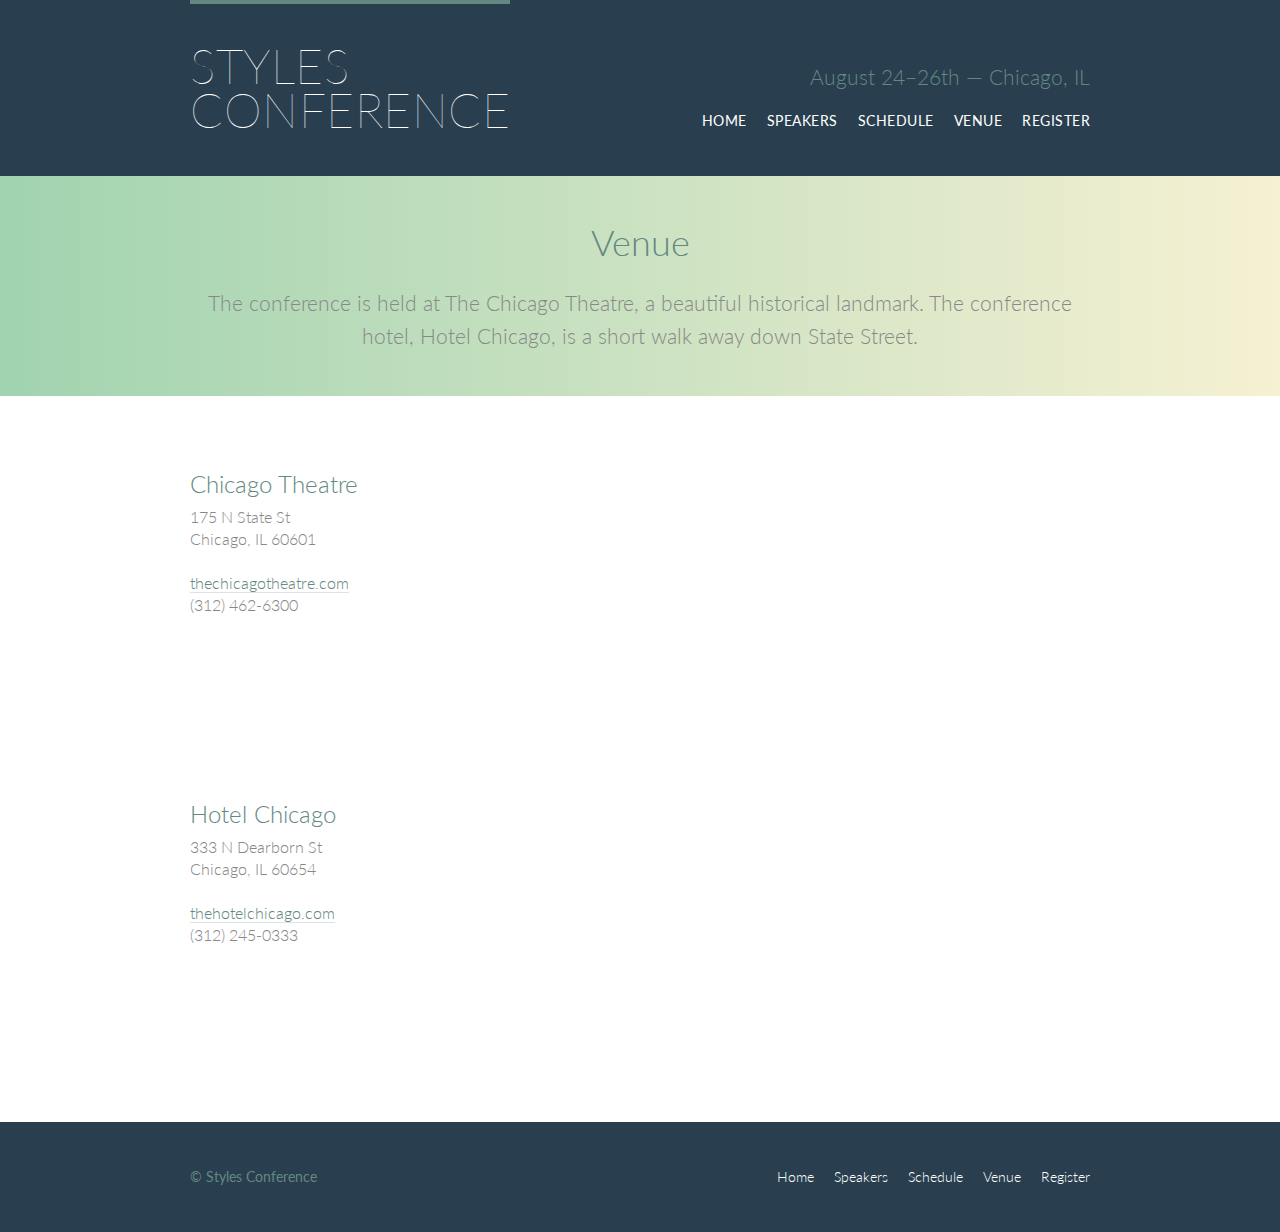
<file: venue.html>
<!DOCTYPE html>
<html lang="en">

  <head>
    <meta charset="utf-8">
    <title>Venue - Styles Conference</title>
    <link rel="stylesheet" href="assets/stylesheets/main.css">
    <link rel="stylesheet" href="http://fonts.googleapis.com/css?family=Lato:100,300,400">
  </head>

  <body>

    <!-- Header -->

    <header class="primary-header container group">

      <h1 class="logo">
        <a href="index.html">Styles <br> Conference</a>
      </h1>

      <h3 class="tagline">August 24&ndash;26th &mdash; Chicago, IL</h3>

      <nav class="nav primary-nav">
        <ul>
          <li><a href="index.html">Home</a></li><!--
          --><li><a href="speakers.html">Speakers</a></li><!--
          --><li><a href="schedule.html">Schedule</a></li><!--
          --><li><a href="venue.html">Venue</a></li><!--
          --><li><a href="register.html">Register</a></li>
        </ul>
      </nav>

    </header>

    <!-- Lead -->

    <section class="row-alt">
      <div class="lead container">

        <h1>Venue</h1>

        <p>The conference is held at The Chicago Theatre, a beautiful historical landmark. The conference hotel, Hotel Chicago, is a short walk away down State Street.</p>

      </div>
    </section>

    <!-- Main content -->

    <section class="row">
      <div class="grid">

        <!-- Chicago Theatre -->

        <section class="venue-theatre">

          <div class="col-1-3">
            <h2>Chicago Theatre</h2>
            <p>175 N State St <br> Chicago, IL 60601</p>
            <p><a href="http://www.thechicagotheatre.com/">thechicagotheatre.com</a> <br> (312) 462-6300</p>
          </div><!--

          --><iframe class="venue-map col-2-3" src="https://www.google.com/maps/embed?pb=!1m5!3m3!1m2!1s0x880e2ca55810a493%3A0x4700ddf60fcbfad6!2schicago+theatre!5e0!3m2!1sen!2sus!4v1388701393606"></iframe>

        </section>

        <!-- Hotel Chicago -->

        <section class="venue-hotel">

          <div class="col-1-3">
            <h2>Hotel Chicago</h2>
            <p>333 N Dearborn St <br> Chicago, IL 60654</p>
            <p><a href="http://thehotelchicago.com/">thehotelchicago.com</a> <br> (312) 245-0333</p>
          </div><!--

          --><iframe class="venue-map col-2-3" src="https://www.google.com/maps/embed?pb=!1m5!3m3!1m2!1s0x880e2cb1da049173%3A0xa5c91d255a775f0b!2sHotel+Sax+Chicago%2C+North+Dearborn+Street%2C+Chicago%2C+IL!5e0!3m2!1sen!2sus!4v1388702493978"></iframe>

        </section>

      </div>
    </section>

    <!-- Footer -->

    <footer class="primary-footer container group">

      <small>&copy; Styles Conference</small>

      <nav class="nav">
        <ul>
          <li><a href="index.html">Home</a></li><!--
          --><li><a href="speakers.html">Speakers</a></li><!--
          --><li><a href="schedule.html">Schedule</a></li><!--
          --><li><a href="venue.html">Venue</a></li><!--
          --><li><a href="register.html">Register</a></li>
        </ul>
      </nav>

    </footer>

  </body>
</html>
</file>
<file: assets/stylesheets/main.css>
/* http://meyerweb.com/eric/tools/css/reset/
   v2.0 | 20110126
   License: none (public domain)
*/

html, body, div, span, applet, object, iframe,
h1, h2, h3, h4, h5, h6, p, blockquote, pre,
a, abbr, acronym, address, big, cite, code,
del, dfn, em, img, ins, kbd, q, s, samp,
small, strike, strong, sub, sup, tt, var,
b, u, i, center,
dl, dt, dd, ol, ul, li,
fieldset, form, label, legend,
table, caption, tbody, tfoot, thead, tr, th, td,
article, aside, canvas, details, embed,
figure, figcaption, footer, header, hgroup,
menu, nav, output, ruby, section, summary,
time, mark, audio, video {
  margin: 0;
  padding: 0;
  border: 0;
  font-size: 100%;
  font: inherit;
  vertical-align: baseline;
}
/* HTML5 display-role reset for older browsers */
article, aside, details, figcaption, figure,
footer, header, hgroup, menu, nav, section {
  display: block;
}
body {
  line-height: 1;
}
ol, ul {
  list-style: none;
}
blockquote, q {
  quotes: none;
}
blockquote:before, blockquote:after,
q:before, q:after {
  content: '';
  content: none;
}
table {
  border-collapse: collapse;
  border-spacing: 0;
}

/*
  ========================================
  Custom styles
  ========================================
*/

body {
  background: #293f50;
  color: #888;
  font: 300 16px/22px "Lato", "Open Sans", "Helvetica Neue", Helvetica, Arial, sans-serif;
}

/*
  ========================================
  Grid
  ========================================
*/

*,
*:before,
*:after {
  -webkit-box-sizing: border-box;
     -moz-box-sizing: border-box;
          box-sizing: border-box;
}
.container,
.grid {
  margin: 0 auto;
  width: 960px;
}
.container {
  padding-left: 30px;
  padding-right: 30px;
}
.grid,
.col-1-3,
.col-2-3 {
  padding-left: 15px;
  padding-right: 15px;
}
.col-1-3,
.col-2-3  {
  display: inline-block;
  vertical-align: top;
}
.col-1-3 {
  width: 33.33%;
}
.col-2-3 {
  width: 66.66%;
}

/*
  ========================================
  Clearfix
  ========================================
*/

.group:before,
.group:after {
  content: "";
  display: table;
}
.group:after {
  clear: both;
}
.group {
  clear: both;
  *zoom: 1;
}

/*
  ========================================
  Rows
  ========================================
*/

.row,
.row-alt {
  min-width: 960px;
}
.row {
  background: #fff;
  padding: 66px 0 44px 0;
}
.row-alt {
  background: #cbe2c1;
  background: -webkit-linear-gradient(to right, #a1d3b0, #f6f1d3);
  background:    -moz-linear-gradient(to right, #a1d3b0, #f6f1d3);
  background:         linear-gradient(to right, #a1d3b0, #f6f1d3);
  padding: 44px 0 22px 0;
}

/*
  ========================================
  Typography
  ========================================
*/

h1, h2, h3, h4 {
  color: #648880;
}
h1, h3, h4, h5, p {
  margin-bottom: 22px;
}
h1 {
  font-size: 36px;
  line-height: 44px;
}
h2 {
  font-size: 24px;
  line-height: 44px;
}
h3 {
  font-size: 21px;
}
h4 {
  font-size: 18px;
}
h5 {
  color: #a9b2b9;
  font-size: 14px;
  font-weight: 400;
  text-transform: uppercase;
}
strong {
  font-weight: 400;
}
cite,
em {
  font-style: italic;
}

/*
  ========================================
  Leads
  ========================================
*/

.lead {
  text-align: center;
}
.lead p {
  font-size: 21px;
  line-height: 33px;
}

/*
  ========================================
  Links
  ========================================
*/

a {
  color: #648880;
  text-decoration: none;
}
a:hover {
  color: #a9b2b9;
}
p a {
  border-bottom: 1px solid #dfe2e5;
}
.primary-header a,
.primary-footer a {
  color: #fff;
}
.primary-header a:hover,
.primary-footer a:hover {
  color: #648880;
}

/*
  ========================================
  Buttons
  ========================================
*/

.btn {
  border-radius: 5px;
  color: #fff;
  cursor: pointer;
  display: inline-block;
  font-weight: 400;
  letter-spacing: .5px;
  margin: 0;
  text-transform: uppercase;
}
.btn-alt {
  border: 1px solid #fff;
  padding: 10px 30px;
}
.btn-alt:hover {
  background: #fff;
  color: #648880;
}

/*
  ========================================
  Primary header
  ========================================
*/

.logo {
  border-top: 4px solid #648880;
  float: left;
  font-size: 48px;
  font-weight: 100;
  letter-spacing: .5px;
  line-height: 44px;
  padding: 40px 0 22px 0;
  text-transform: uppercase;
}
.tagline {
  margin: 66px 0 22px 0;
  text-align: right;
}
.primary-nav {
  font-size: 14px;
  font-weight: 400;
  letter-spacing: .5px;
  text-transform: uppercase;
}

/*
  ========================================
  Primary footer
  ========================================
*/

.primary-footer {
  color: #648880;
  font-size: 14px;
  padding-bottom: 44px;
  padding-top: 44px;
}
.primary-footer small {
  float: left;
  font-weight: 400;
}

/*
  ========================================
  Navigation
  ========================================
*/

.nav {
  text-align: right;
}
.nav li {
  display: inline-block;
  margin: 0 10px;
  vertical-align: top;
}
.nav li:last-child {
  margin-right: 0;
}

/*
  ========================================
  Home
  ========================================
*/

.hero {
  color: #fff;
  line-height: 44px;
  padding: 22px 80px 66px 80px;
  text-align: center;
}
.hero h2 {
  font-size: 36px;
}
.hero p {
  font-size: 24px;
  font-weight: 100;
}
.teaser a:hover h3 {
  color: #a9b2b9;
}
.teaser img {
  border-radius: 5px;
  display: block;
  margin-bottom: 22px;
  max-width: 100%
}

/*
  ========================================
  Speakers
  ========================================
*/

.speaker {
  margin-bottom: 44px;
}
.speaker-info {
  border: 1px solid #dfe2e5;
  border-radius: 5px;
  margin-top: 88px;
  padding-bottom: 22px;
  text-align: center;
}
.speaker-info img {
  border-radius: 50%;
  height: 130px;
  margin: -66px 0 22px 0;
  vertical-align: top;
}

/*
  ========================================
  Venue
  ========================================
*/

.venue-theatre {
  margin-bottom: 66px;
}
.venue-hotel {
  margin-bottom: 22px;
}
.venue-map {
  height: 264px;
}

/*
  ========================================
  Register
  ========================================
*/

.why-attend {
  list-style: square;
  margin: 0 0 22px 30px;
}
form {
  margin-bottom: 22px;
}
input,
select,
textarea {
  font: 300 16px/22px "Lato", "Open Sans", "Helvetica Neue", Helvetica, Arial, sans-serif;
}
.register-group label {
  color: #648880;
  cursor: pointer;
  font-weight: 400;
}
.register-group input,
.register-group select,
.register-group textarea {
  border: 1px solid #c6c9cc;
  border-radius: 5px;
  color: #888;
  display: block;
  margin: 5px 0 27px 0;
  padding: 5px 8px;
}
.register-group input,
.register-group textarea {
  width: 100%;
}
.register-group select {
  height: 34px;
  width: 60px;
}
.register-group textarea {
  height: 78px;
}
.btn-default {
  border: 0;
  background: #648880;
  padding: 11px 30px;
  font-size: 14px;
}
.btn-default:hover {
  background: #77a198;
}

/*
  ========================================
  Schedule
  ========================================
*/

table {
  margin-bottom: 44px;
  width: 100%;
}
table:last-child {
  margin-bottom: 0;
}
th,
td {
  padding-bottom: 22px;
  vertical-align: top;
}
th {
  padding-right: 45px;
  text-align: right;
  width: 20%;
}
td {
  width: 40%;
}
thead {
  line-height: 44px;
}
thead th {
  color: #648880;
  font-size: 24px;
}
tbody th {
  color: #a9b2b9;
  font-size: 14px;
  font-weight: 400;
  padding-top: 22px;
  text-transform: uppercase;
}

tbody td {
  border-top: 1px solid #dfe2e5;
  padding-top: 21px;
}
tbody td:first-of-type {
  padding-right: 15px;
}
tbody td:last-of-type {
  padding-left: 15px;
}
tbody td:only-of-type {
  padding-left: 0;
  padding-right: 0;
}
table a {
  color: #888;
}
table h4 {
  margin-bottom: 0;
}
.schedule-offset {
  color: #a9b2b9;
}
</file>
